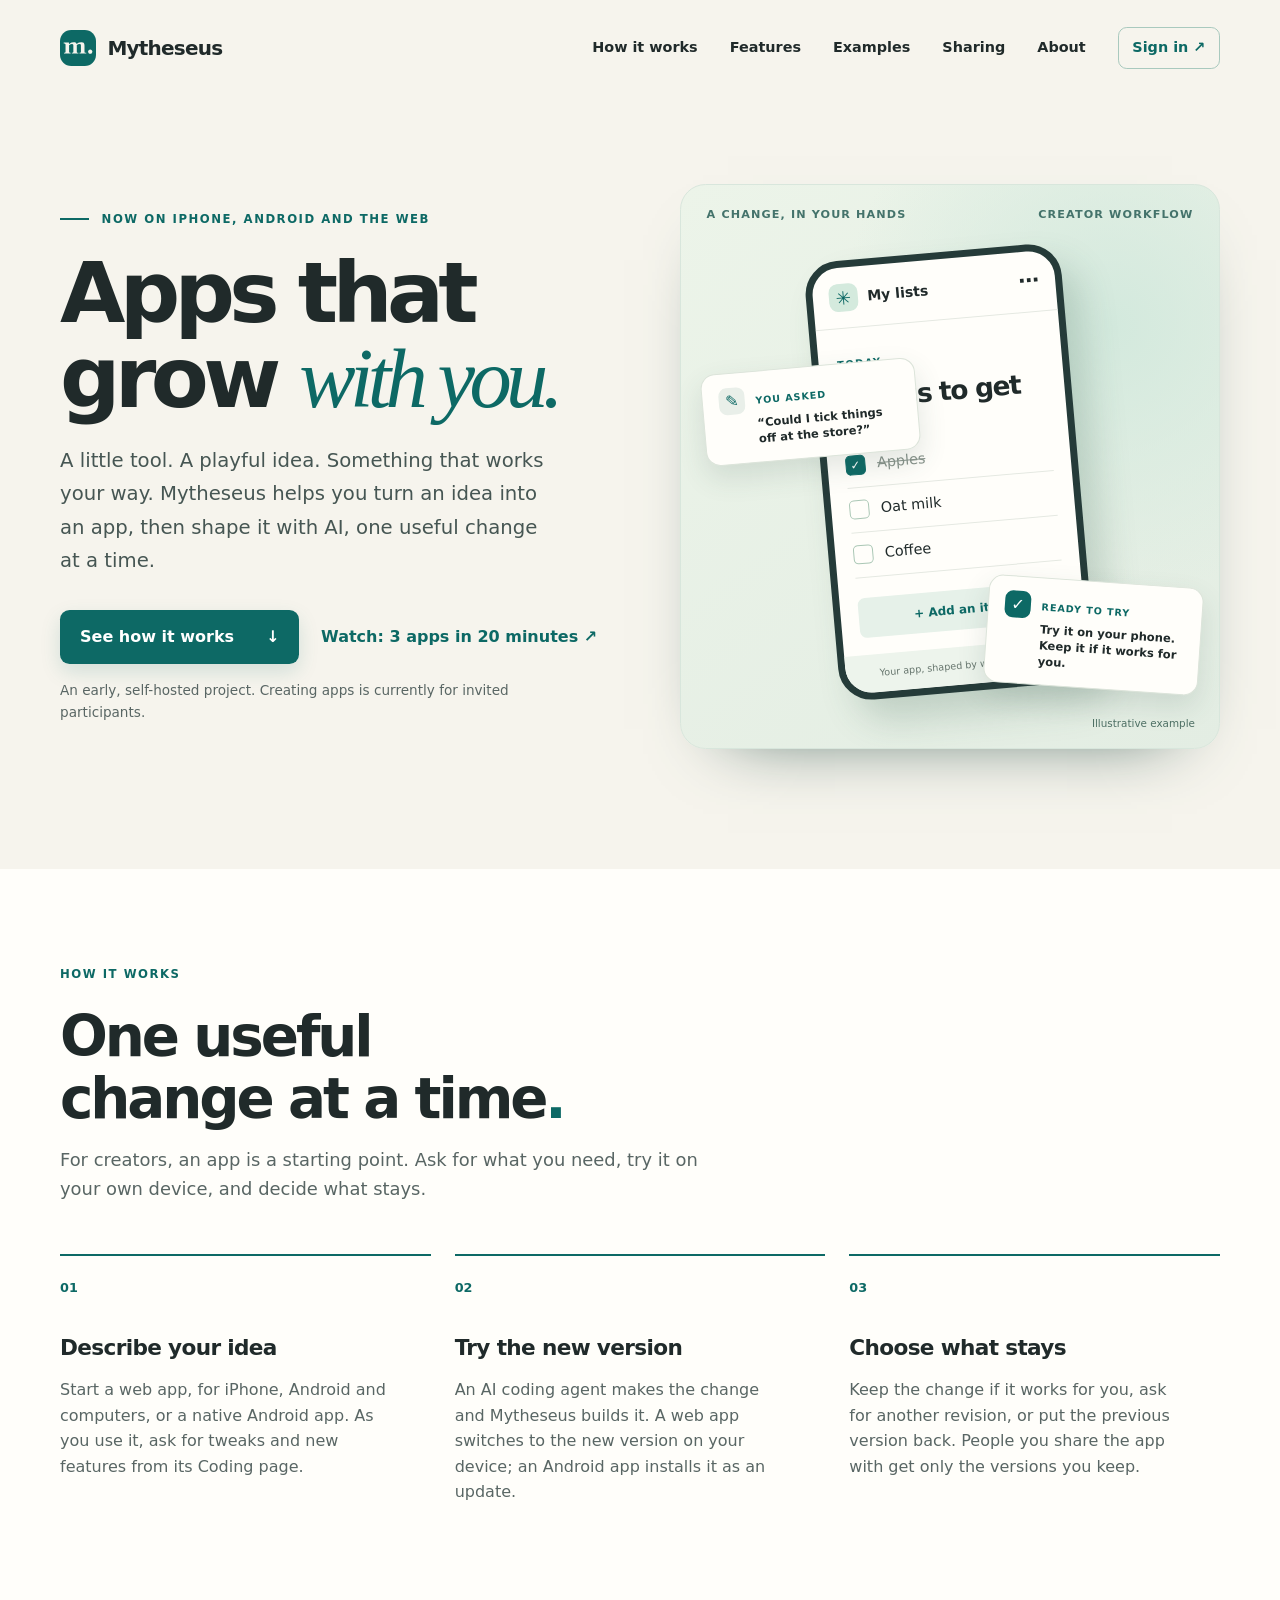
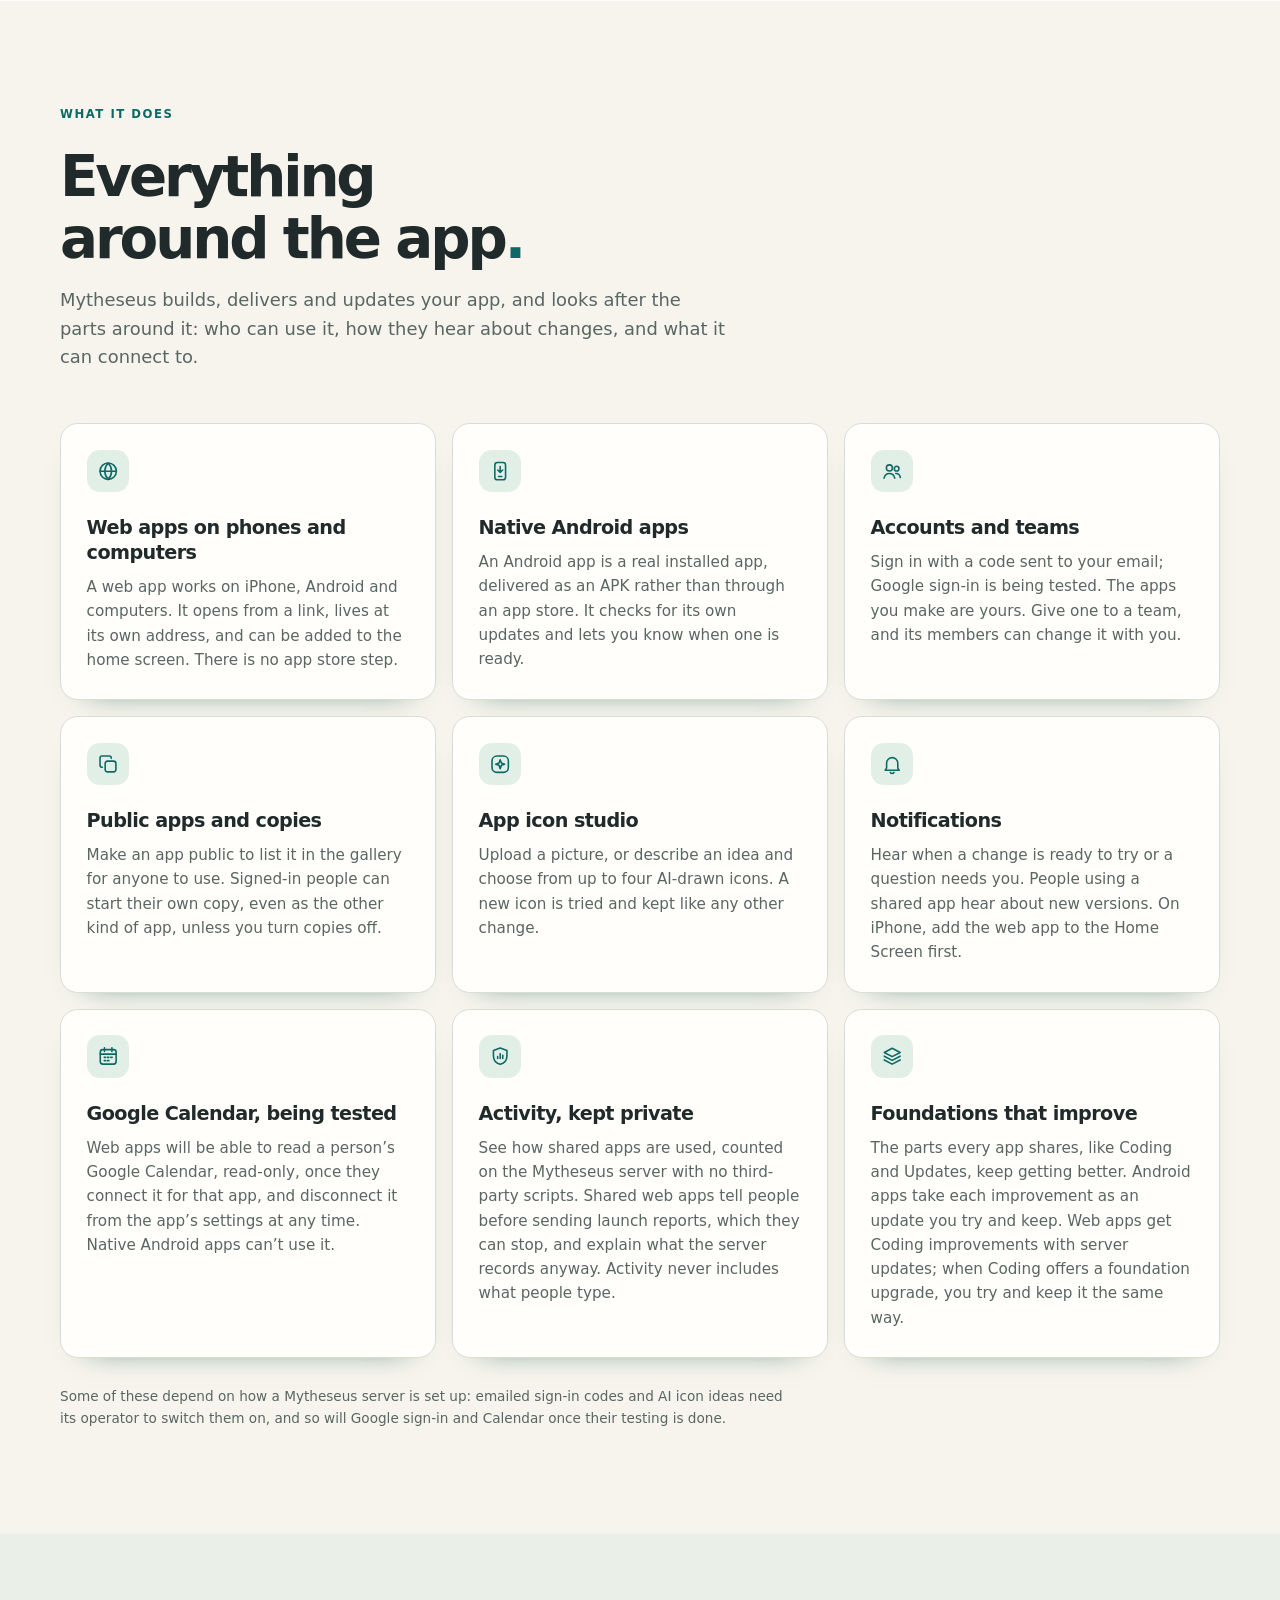
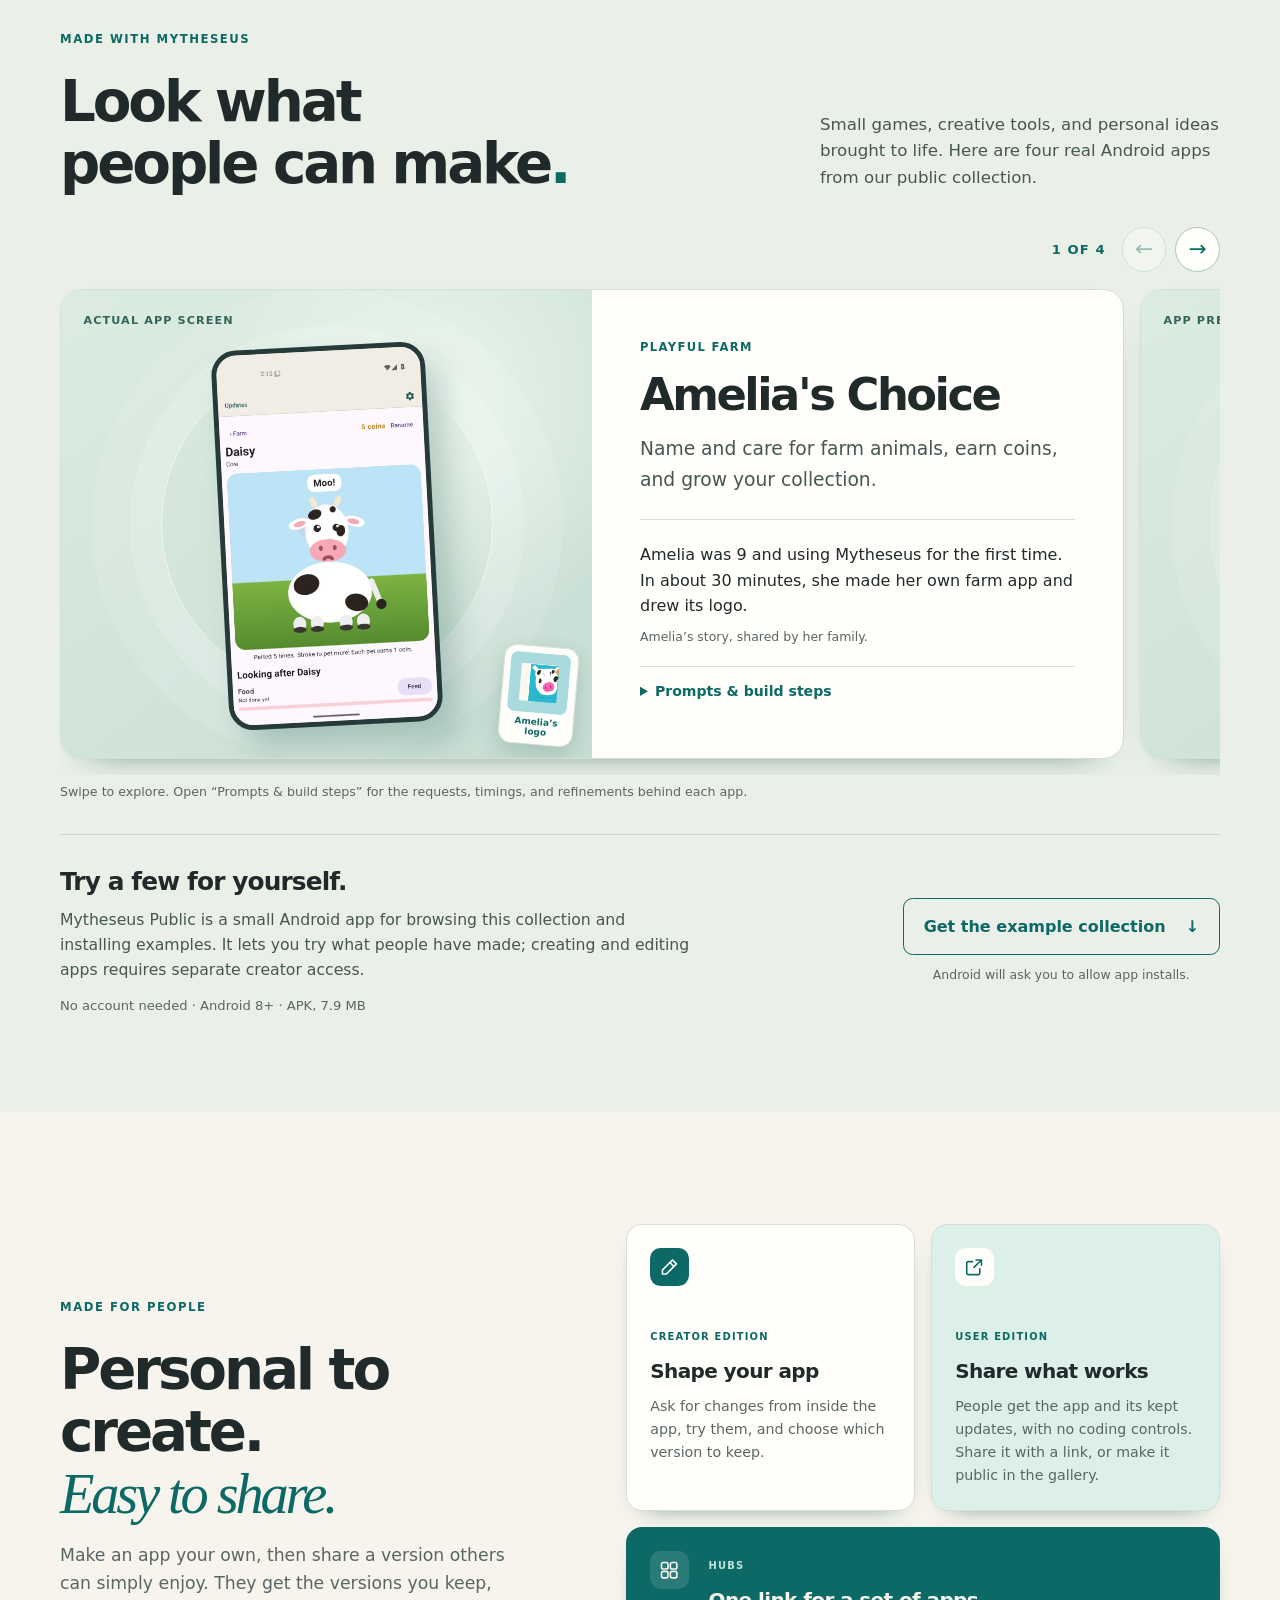
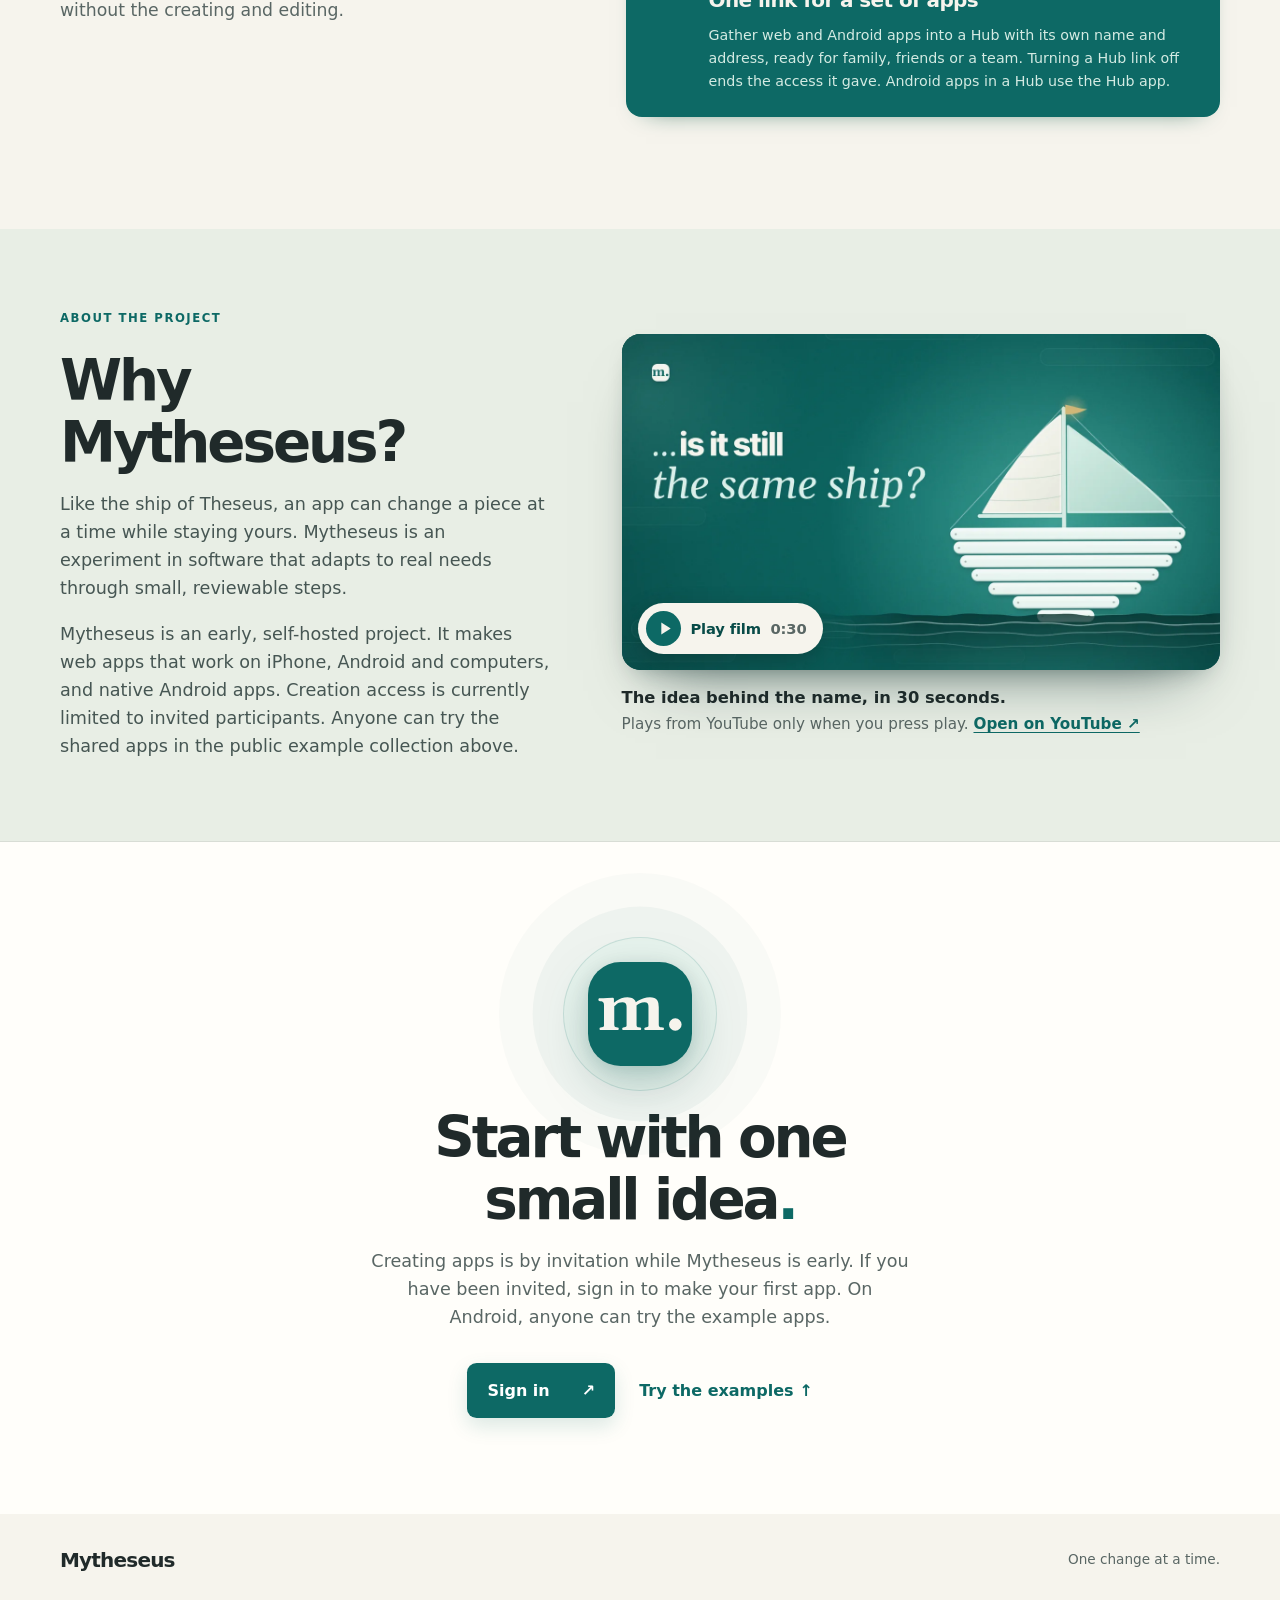
<file: site/index.html>
<!doctype html>
<html lang="en">
<head>
  <meta charset="utf-8">
  <meta name="viewport" content="width=device-width,initial-scale=1">
  <meta name="description" content="Turn an idea into an app and shape it with AI, one useful change at a time. Web apps for iPhone, Android and computers, native Android apps, and simple ways to share them.">
  <meta name="theme-color" content="#f6f4ed" media="(prefers-color-scheme: light)">
  <meta name="theme-color" content="#141311" media="(prefers-color-scheme: dark)">
  <meta name="color-scheme" content="light dark">
  <meta property="og:type" content="website">
  <meta property="og:site_name" content="Mytheseus">
  <meta property="og:url" content="https://mytheseus.com/">
  <meta property="og:title" content="Mytheseus — Apps that grow with you">
  <meta property="og:description" content="Personal apps for iPhone, Android and the web, shaped with AI one change at a time. See how Mytheseus works and try real apps people have made.">
  <meta property="og:image" content="https://mytheseus.com/assets/brand/og-card.png?v=421f9905f7c1421e">
  <meta property="og:image:width" content="1200">
  <meta property="og:image:height" content="630">
  <meta property="og:image:alt" content="The Mytheseus m. mark beside the words: Apps that grow with you.">
  <meta name="twitter:card" content="summary_large_image">
  <title>Mytheseus — Apps that grow with you</title>
  <link rel="canonical" href="https://mytheseus.com/">
  <link rel="icon" href="assets/brand/mark-32.png?v=cda996bf39dcf4b7" sizes="32x32" type="image/png">
  <link rel="icon" href="assets/brand/mark.svg" type="image/svg+xml">
  <link rel="apple-touch-icon" href="assets/brand/apple-touch-icon.png?v=3ce24ebae9d8134e">
  <style>img,video{max-width:100%;height:auto}</style>
  <link rel="stylesheet" href="styles.css?v=3baee36708fa815f">
  <script src="showcase.js?v=788e5cb45e92171c" defer></script>
  <script src="film.js?v=7a2a949a2ed2a302" defer></script>
</head>
<body>
<!-- brand:mark — the "m." tile, copied verbatim from brand/mark.svg (one source of truth; never redraw it here). -->
<svg class="sprite" width="0" height="0" aria-hidden="true" focusable="false">
  <symbol id="mytheseus-mark" viewBox="0 0 64 64"><rect width="64" height="64" rx="20" fill="#0d6965"/><path fill="#f6f4ed" d="M7.76 41.92Q7.42 41.92 7.25 41.62Q7.08 41.32 7.08 41.1Q7.08 40.44 7.74 40.36Q8.48 40.3 9.16 40.07Q9.85 39.84 9.85 39.28V26.39Q9.85 25.16 9.31 24.72Q8.77 24.28 8.08 24.2Q7.38 24.12 6.88 23.98Q6.68 23.88 6.54 23.72Q6.4 23.56 6.4 23.18Q6.4 22.94 6.52 22.63Q6.64 22.32 6.88 22.3Q9.63 22.18 11.92 22.11Q14.2 22.04 15.36 22.02Q15.52 22.02 15.72 22.18Q15.92 22.34 15.96 22.82V25.06Q16.38 24.6 17.6 23.8Q18.83 23 20.57 22.34Q22.3 21.68 24.28 21.68Q25.4 21.68 26.41 21.93Q27.43 22.18 28.23 22.85Q29.03 23.52 29.47 24.76Q30.12 24.26 31.37 23.54Q32.62 22.82 34.34 22.25Q36.07 21.68 38.13 21.68Q39.6 21.68 40.84 22.14Q42.08 22.6 42.81 23.88Q43.55 25.15 43.55 27.63V38.62Q43.55 39.48 43.98 39.82Q44.41 40.16 45 40.23Q45.59 40.3 46.09 40.36Q46.43 40.4 46.59 40.53Q46.75 40.66 46.75 41.1Q46.75 41.32 46.58 41.62Q46.41 41.92 46.06 41.92H35.35Q35.01 41.92 34.84 41.62Q34.67 41.32 34.67 41.1Q34.67 40.78 34.79 40.59Q34.91 40.4 35.29 40.36Q35.93 40.32 36.57 40.04Q37.21 39.76 37.21 39.28V27.73Q37.21 27.23 37.11 26.52Q37.01 25.81 36.52 25.27Q36.03 24.72 34.83 24.72Q33.28 24.72 32.01 25.38Q30.74 26.03 29.85 26.77Q29.87 26.97 29.87 27.19Q29.88 27.41 29.88 27.63V38.62Q29.88 39.48 30.22 39.82Q30.56 40.16 31.06 40.23Q31.56 40.3 32.06 40.36Q32.4 40.4 32.56 40.53Q32.72 40.66 32.72 41.1Q32.72 41.32 32.55 41.62Q32.38 41.92 32.04 41.92H21.72Q21.38 41.92 21.22 41.62Q21.05 41.32 21.05 41.1Q21.05 40.78 21.17 40.59Q21.29 40.4 21.66 40.36Q22.3 40.32 23.02 40.04Q23.74 39.76 23.74 39.28V27.73Q23.74 27.23 23.6 26.52Q23.46 25.81 22.92 25.27Q22.38 24.72 21.18 24.72Q19.91 24.72 18.99 25.13Q18.07 25.54 17.4 26.11Q16.74 26.69 16.16 27.21V38.62Q16.16 39.78 16.81 40.04Q17.45 40.3 18.19 40.36Q18.61 40.4 18.76 40.52Q18.91 40.64 18.91 41.1Q18.91 41.32 18.74 41.62Q18.57 41.92 18.23 41.92ZM49.86 38.4Q49.86 36.87 50.97 35.78Q52.07 34.69 53.71 34.69Q55.35 34.69 56.47 35.78Q57.6 36.87 57.6 38.4Q57.6 39.96 56.47 41.14Q55.35 42.32 53.71 42.32Q52.07 42.32 50.97 41.14Q49.86 39.96 49.86 38.4Z"/></symbol>
  <!-- /brand:mark -->
  <symbol id="i-globe" viewBox="0 0 24 24"><circle cx="12" cy="12" r="8.75"/><path d="M3.25 12h17.5M12 3.25c2.4 2.5 3.6 5.4 3.6 8.75s-1.2 6.25-3.6 8.75c-2.4-2.5-3.6-5.4-3.6-8.75S9.6 5.75 12 3.25z"/></symbol>
  <symbol id="i-phone" viewBox="0 0 24 24"><rect x="6.25" y="2.75" width="11.5" height="18.5" rx="2.75"/><path d="M12 7v6.25M9.4 10.7 12 13.3l2.6-2.6M10.25 17.75h3.5"/></symbol>
  <symbol id="i-people" viewBox="0 0 24 24"><circle cx="9" cy="8.5" r="3.25"/><path d="M3.25 19.5c.75-3.3 3-5 5.75-5s5 1.7 5.75 5"/><circle cx="16.75" cy="9.25" r="2.5"/><path d="M15.9 14.45c2.4-.2 4.3 1.3 4.85 4.3"/></symbol>
  <symbol id="i-copy" viewBox="0 0 24 24"><rect x="8.75" y="8.75" width="11.5" height="11.5" rx="2.5"/><path d="M15.25 5.75v-.5a2 2 0 0 0-2-2h-8a2 2 0 0 0-2 2v8a2 2 0 0 0 2 2h.5"/></symbol>
  <symbol id="i-sparkle" viewBox="0 0 24 24"><rect x="3.25" y="3.25" width="17.5" height="17.5" rx="5.25"/><path d="m12 7.25 1.25 3.5 3.5 1.25-3.5 1.25L12 16.75l-1.25-3.5-3.5-1.25 3.5-1.25z"/></symbol>
  <symbol id="i-bell" viewBox="0 0 24 24"><path d="M6 16.25V11a6 6 0 0 1 12 0v5.25l1.5 2.25h-15z"/><path d="M10 20.75a2.25 2.25 0 0 0 4 0"/></symbol>
  <symbol id="i-calendar" viewBox="0 0 24 24"><rect x="3.5" y="5" width="17" height="15.5" rx="2.75"/><path d="M3.5 9.75h17M8 3v4M16 3v4M7.75 13.25h1.5M11.25 13.25h1.5M14.75 13.25h1.5M7.75 16.75h1.5M11.25 16.75h1.5"/></symbol>
  <symbol id="i-shield" viewBox="0 0 24 24"><path d="M12 3.25 19.25 6v5.5c0 4.5-3 8-7.25 9.25C7.75 19.5 4.75 16 4.75 11.5V6z"/><path d="M9.25 14.5v-2M12 14.5v-5M14.75 14.5V11"/></symbol>
  <symbol id="i-layers" viewBox="0 0 24 24"><path d="m12 3.5 8.5 4.5-8.5 4.5L3.5 8z"/><path d="m3.5 12 8.5 4.5 8.5-4.5M3.5 16l8.5 4.5 8.5-4.5"/></symbol>
  <symbol id="i-pencil" viewBox="0 0 24 24"><path d="m15.5 4.25 4.25 4.25L9 19.25H4.75V15z"/><path d="m12.75 7 4.25 4.25"/></symbol>
  <symbol id="i-share" viewBox="0 0 24 24"><path d="M14 4.25h5.75V10M19.75 4.25l-8 8"/><path d="M18 13.75v4.25a2 2 0 0 1-2 2H6a2 2 0 0 1-2-2V8a2 2 0 0 1 2-2h4.25"/></symbol>
  <symbol id="i-grid" viewBox="0 0 24 24"><rect x="3.75" y="3.75" width="7" height="7" rx="2"/><rect x="13.25" y="3.75" width="7" height="7" rx="2"/><rect x="3.75" y="13.25" width="7" height="7" rx="2"/><rect x="13.25" y="13.25" width="7" height="7" rx="2"/></symbol>
</svg>
<a class="skip" href="#main">Skip to content</a>
<header class="wrap masthead">
  <a class="wordmark" href="#top" aria-label="Mytheseus home"><svg class="brand-mark" width="36" height="36" aria-hidden="true" focusable="false"><use href="#mytheseus-mark"/></svg><span>Mytheseus</span></a>
  <nav aria-label="Main navigation"><a href="#how-it-works">How it works</a><a href="#features">Features</a><a href="#examples">Examples</a><a href="#sharing">Sharing</a><a href="#about">About</a><a class="nav-signin" href="https://admin.mytheseus.com/admin">Sign in <span aria-hidden="true">↗</span></a></nav>
</header>
<main id="main">
  <section class="hero" id="top" aria-labelledby="headline"><div class="wrap hero-grid">
    <div class="intro">
      <p class="eyebrow"><span class="eyebrow-line" aria-hidden="true"></span> Now on iPhone, Android and the web</p>
      <h1 id="headline">Apps that grow <em>with you.</em></h1>
      <p class="lead">A little tool. A playful idea. Something that works your way. Mytheseus helps you turn an idea into an app, then shape it with AI, one useful change at a time.</p>
      <div class="hero-actions"><a class="button" href="#how-it-works">See how it works <span aria-hidden="true">↓</span></a><a class="text-link" href="https://www.youtube.com/watch?v=L11BCMz5Omc">Watch: 3 apps in 20 minutes <span aria-hidden="true">↗</span></a></div>
      <p class="hero-note">An early, self-hosted project. Creating apps is currently for invited participants.</p>
    </div>
    <div class="illustration" role="img" aria-label="Illustration: someone asks their list app for a way to tick things off at the store, and the change is ready to try.">
      <div class="illustration-caption">A change, in your hands <span>Creator workflow</span></div>
      <div class="phone">
        <div class="phone-top"><span class="phone-app-mark" aria-hidden="true">✳</span><span>My lists</span><span class="phone-menu" aria-hidden="true">⋯</span></div>
        <div class="phone-body">
          <span class="screen-label">TODAY</span>
          <h2>Things to get</h2>
          <div class="list-row"><span class="check done" aria-hidden="true">✓</span><span class="crossed">Apples</span></div>
          <div class="list-row"><span class="check" aria-hidden="true"></span><span>Oat milk</span></div>
          <div class="list-row"><span class="check" aria-hidden="true"></span><span>Coffee</span></div>
          <div class="phone-action" aria-hidden="true">+ Add an item</div>
        </div>
        <div class="phone-footer">Your app, shaped by what you need.</div>
      </div>
      <div class="request-card"><span class="request-icon" aria-hidden="true">✎</span><div><span class="card-kicker">You asked</span><p>“Could I tick things off at the store?”</p></div></div>
      <div class="trial-card"><span class="trial-icon" aria-hidden="true">✓</span><div><span class="card-kicker">Ready to try</span><p>Try it on your phone. Keep it if it works for you.</p></div></div>
      <p class="illustration-note">Illustrative example</p>
    </div>
  </div></section>
  <section class="process" id="how-it-works" aria-labelledby="process-title"><div class="wrap">
    <div class="section-head"><p class="eyebrow">HOW IT WORKS</p><h2 id="process-title">One useful change at a time<span class="stop">.</span></h2><p>For creators, an app is a starting point. Ask for what you need, try it on your own device, and decide what stays.</p></div>
    <ol class="steps">
      <li><span class="number">01</span><h3>Describe your idea</h3><p>Start a web app, for iPhone, Android and computers, or a native Android app. As you use it, ask for tweaks and new features from its Coding page.</p></li>
      <li><span class="number">02</span><h3>Try the new version</h3><p>An AI coding agent makes the change and Mytheseus builds it. A web app switches to the new version on your device; an Android app installs it as an update.</p></li>
      <li><span class="number">03</span><h3>Choose what stays</h3><p>Keep the change if it works for you, ask for another revision, or put the previous version back. People you share the app with get only the versions you keep.</p></li>
    </ol>
  </div></section>
  <section class="features" id="features" aria-labelledby="features-title"><div class="wrap">
    <div class="section-head"><p class="eyebrow">WHAT IT DOES</p><h2 id="features-title">Everything around the app<span class="stop">.</span></h2><p>Mytheseus builds, delivers and updates your app, and looks after the parts around it: who can use it, how they hear about changes, and what it can connect to.</p></div>
    <ul class="feature-grid">
      <li class="feature"><span class="feature-icon"><svg width="22" height="22" aria-hidden="true" focusable="false"><use href="#i-globe"/></svg></span><h3>Web apps on phones and computers</h3><p>A web app works on iPhone, Android and computers. It opens from a link, lives at its own address, and can be added to the home screen. There is no app store step.</p></li>
      <li class="feature"><span class="feature-icon"><svg width="22" height="22" aria-hidden="true" focusable="false"><use href="#i-phone"/></svg></span><h3>Native Android apps</h3><p>An Android app is a real installed app, delivered as an APK rather than through an app store. It checks for its own updates and lets you know when one is ready.</p></li>
      <li class="feature"><span class="feature-icon"><svg width="22" height="22" aria-hidden="true" focusable="false"><use href="#i-people"/></svg></span><h3>Accounts and teams</h3><p>Sign in with a code sent to your email; Google sign-in is being tested. The apps you make are yours. Give one to a team, and its members can change it with you.</p></li>
      <li class="feature"><span class="feature-icon"><svg width="22" height="22" aria-hidden="true" focusable="false"><use href="#i-copy"/></svg></span><h3>Public apps and copies</h3><p>Make an app public to list it in the gallery for anyone to use. Signed-in people can start their own copy, even as the other kind of app, unless you turn copies off.</p></li>
      <li class="feature"><span class="feature-icon"><svg width="22" height="22" aria-hidden="true" focusable="false"><use href="#i-sparkle"/></svg></span><h3>App icon studio</h3><p>Upload a picture, or describe an idea and choose from up to four AI-drawn icons. A new icon is tried and kept like any other change.</p></li>
      <li class="feature"><span class="feature-icon"><svg width="22" height="22" aria-hidden="true" focusable="false"><use href="#i-bell"/></svg></span><h3>Notifications</h3><p>Hear when a change is ready to try or a question needs you. People using a shared app hear about new versions. On iPhone, add the web app to the Home Screen first.</p></li>
      <li class="feature"><span class="feature-icon"><svg width="22" height="22" aria-hidden="true" focusable="false"><use href="#i-calendar"/></svg></span><h3>Google Calendar, being tested</h3><p>Web apps will be able to read a person’s Google Calendar, read-only, once they connect it for that app, and disconnect it from the app’s settings at any time. Native Android apps can’t use it.</p></li>
      <li class="feature"><span class="feature-icon"><svg width="22" height="22" aria-hidden="true" focusable="false"><use href="#i-shield"/></svg></span><h3>Activity, kept private</h3><p>See how shared apps are used, counted on the Mytheseus server with no third-party scripts. Shared web apps tell people before sending launch reports, which they can stop, and explain what the server records anyway. Activity never includes what people type.</p></li>
      <li class="feature"><span class="feature-icon"><svg width="22" height="22" aria-hidden="true" focusable="false"><use href="#i-layers"/></svg></span><h3>Foundations that improve</h3><p>The parts every app shares, like Coding and Updates, keep getting better. Android apps take each improvement as an update you try and keep. Web apps get Coding improvements with server updates; when Coding offers a foundation upgrade, you try and keep it the same way.</p></li>
    </ul>
    <p class="feature-note">Some of these depend on how a Mytheseus server is set up: emailed sign-in codes and AI icon ideas need its operator to switch them on, and so will Google sign-in and Calendar once their testing is done.</p>
  </div></section>
  <section class="catalog" id="examples" aria-labelledby="examples-title"><div class="wrap">
    <div class="catalog-head"><div><p class="eyebrow">MADE WITH MYTHESEUS</p><h2 id="examples-title">Look what people can make<span class="stop">.</span></h2></div><p>Small games, creative tools, and personal ideas brought to life. Here are four real Android apps from our public collection.</p></div>
    <div class="showcase-shell">
      <div class="showcase-controls" data-showcase-controls hidden><span class="showcase-count" data-showcase-count aria-live="polite">1 of 4</span><div class="showcase-buttons"><button type="button" data-showcase-prev aria-controls="showcase-track" aria-label="Previous app">←</button><button type="button" data-showcase-next aria-controls="showcase-track" aria-label="Next app">→</button></div></div>
      <div class="showcase-track" id="showcase-track" data-showcase-track tabindex="0" role="region" aria-label="App examples. Swipe, scroll, or use arrow keys to explore.">
        <article class="showcase-slide" data-showcase-slide aria-label="Example 1 of 4: Amelia&#x27;s Choice"><div class="showcase-media"><span class="showcase-media-label">Actual app screen</span><figure class="showcase-device"><img src="assets/amelia.webp?v=8ebc7cbb2e67f4e0" alt="Amelia’s Choice screen showing Daisy the cow saying Moo and care controls" loading="lazy" width="720" height="1280"></figure><div class="showcase-original-mark" aria-label="Logo drawn by Amelia"><div class="catalog-art"><img class="catalog-icon" src="assets/amelia-icon.png?v=77487d9a34a25813" alt=""></div><span>Amelia’s logo</span></div></div><div class="showcase-copy"><p class="showcase-kind">Playful farm</p><h3>Amelia&#x27;s Choice</h3><p class="showcase-description">Name and care for farm animals, earn coins, and grow your collection.</p><p class="showcase-story">Amelia was 9 and using Mytheseus for the first time. In about 30 minutes, she made her own farm app and drew its logo.<span class="story-credit">Amelia’s story, shared by her family.</span></p><details class="showcase-history"><summary>Prompts &amp; build steps</summary><p class="history-intro">Original prompt and selected later requests. Apps begin with a blank Mytheseus starter. Each time covers submission to the first test build, including retries and waiting.</p><ol class="history-steps"><li><div class="history-step"><strong>First farm build</strong><time datetime="PT13M8S">13m 08s</time></div><p class="history-prompt-label">Original prompt</p><blockquote>“make an app that you can pet cows pigs and all the other animals that are on our farm and also maintain them.”</blockquote></li><li><div class="history-step"><strong>Earn coins for new animals</strong><time datetime="PT2M43S">2m 43s</time></div><blockquote>“when you pet the other animals you get money and that money makes you pay for the the new animals”</blockquote></li><li><div class="history-step"><strong>Later: more farms</strong><time datetime="PT3M1S">3m 01s</time></div><blockquote>“I want to be able to make a new farm and have like different farms if you know what I mean.”</blockquote></li></ol><p class="history-note">The extra farms were added later, beyond Amelia’s first half-hour session.</p></details></div></article>
        <article class="showcase-slide" data-showcase-slide aria-label="Example 2 of 4: Campfire Roast"><div class="showcase-media"><span class="showcase-media-label">App preview</span><figure class="showcase-device"><video id="preview-campfire" controls playsinline preload="none" poster="assets/campfire.webp?v=bdd445089912da83" loop aria-label="Watch Campfire app preview" aria-describedby="campfire-video-description"><source src="assets/campfire.mp4?v=c3b213e18d615fd6" type="video/mp4">Your browser cannot play this app preview.</video><button class="preview-play" type="button" data-preview-play aria-controls="preview-campfire" aria-label="Play Campfire preview" hidden><span aria-hidden="true">▶</span></button><figcaption class="visually-hidden" id="campfire-video-description">Silent gameplay: flames flicker beneath a marshmallow as it moves toward the fire, turns, and is pulled away.</figcaption></figure></div><div class="showcase-copy"><p class="showcase-kind">Campfire game</p><h3>Campfire Roast</h3><p class="showcase-catalog-name">Listed as firepit in the collection</p><p class="showcase-description">Roast marshmallows to order, flip them at the right moment, and aim for a new best score.</p><p class="showcase-story">A simple idea became a game of timing: golden marshmallows, dancing flames, and one more try.</p><details class="showcase-history"><summary>Prompts &amp; build steps</summary><p class="history-intro">Original prompt and selected later requests. Apps begin with a blank Mytheseus starter. Each time covers submission to the first test build, including retries and waiting.</p><ol class="history-steps"><li><div class="history-step"><strong>First marshmallow game</strong><time datetime="PT8M55S">8m 55s</time></div><p class="history-prompt-label">Original prompt</p><blockquote>“create a campfire game where you have to roast the marshmallow perfectly if you go to close it burns I really want a cool burning animation when you mess up have points and levels and make it a good game bro”</blockquote><p>Then refined with two rounds of feedback.</p></li><li><div class="history-step"><strong>Make it daytime</strong><time datetime="PT2M55S">2m 55s</time></div><blockquote>“make it daytime”</blockquote></li><li><div class="history-step"><strong>Let people choose</strong><time datetime="PT3M2S">3m 02s</time></div><blockquote>“go back to nighttime. but let the user select between both.”</blockquote></li></ol><p class="history-note">Each version was tried before the next change was requested.</p></details></div></article>
        <article class="showcase-slide" data-showcase-slide aria-label="Example 3 of 4: duckies"><div class="showcase-media"><span class="showcase-media-label">App preview</span><figure class="showcase-device"><video id="preview-duckies" controls playsinline preload="none" poster="assets/duckies.webp?v=5df336da626911a8" loop aria-label="Watch duckies app preview" aria-describedby="duckies-video-description"><source src="assets/duckies.mp4?v=edea4f87f4a8ec25" type="video/mp4">Your browser cannot play this app preview.</video><button class="preview-play" type="button" data-preview-play aria-controls="preview-duckies" aria-label="Play Duckies preview" hidden><span aria-hidden="true">▶</span></button><figcaption class="visually-hidden" id="duckies-video-description">Silent gameplay: a shipping container full of yellow rubber ducks shakes while the viewpoint rotates around it.</figcaption></figure></div><div class="showcase-copy"><p class="showcase-kind">3D play space</p><h3>duckies</h3><p class="showcase-description">Pour and shake objects in a 3D container, then explore how they settle.</p><p class="showcase-story">An ambitious 3D idea, built through several revisions. Start with rubber ducks, change the container, and shake things up.</p><details class="showcase-history"><summary>Prompts &amp; build steps</summary><p class="history-intro">Original prompt and selected later requests. Apps begin with a blank Mytheseus starter. Each time covers submission to the first test build, including retries and waiting.</p><ol class="history-steps"><li><div class="history-step"><strong>First 3D version</strong><time datetime="PT1H24M26S">1h 24m</time></div><p class="history-prompt-label">Original prompt</p><blockquote>“ok I was asked how many rubber duckies can fit in a 40 foot shipping container. I don&#x27;t buy the answer they gave (and estimate based on volume). but I think they didn&#x27;t think at all about packing of said duckies.... I want you to actually do it. build a 3d simulation of dumping rubber duckies into the shipping container. this should have real physics. features I want: - good quality and real physics and looks good - would be nice to choose different objects AND containers to play/test.”</blockquote><p>Elapsed time includes two 40-minute timeouts and a nudge to resume.</p></li><li><div class="history-step"><strong>Update the icon</strong><time datetime="PT54S">54s</time></div><p>From submitting the chosen icon to a ready test build; excludes creating or choosing the artwork.</p></li><li><div class="history-step"><strong>Shake the actual phone</strong><time datetime="PT2M22S">2m 22s</time></div><blockquote>“I want to be able to shake it by shaking my actual phone”</blockquote></li></ol></details></div></article>
        <article class="showcase-slide" data-showcase-slide aria-label="Example 4 of 4: Draw a widget"><div class="showcase-media"><span class="showcase-media-label">Actual app screen</span><figure class="showcase-device"><img src="assets/draw.webp?v=1ece2ef2fe9ee538" alt="Draw a widget screen showing a mountain and sun drawing" loading="lazy" width="720" height="1280"></figure></div><div class="showcase-copy"><p class="showcase-kind">Creative tool</p><h3>Draw a widget</h3><p class="showcase-description">Make and save drawings, then put your artwork on your Android home screen.</p><p class="showcase-story">A little creative tool for making your phone feel like yours, from a drawing to a home-screen widget.</p><details class="showcase-history"><summary>Prompts &amp; build steps</summary><p class="history-intro">Original prompt and selected later requests. Apps begin with a blank Mytheseus starter. Each time covers submission to the first test build, including retries and waiting.</p><ol class="history-steps"><li><div class="history-step"><strong>Drawing + home-screen widget</strong><time datetime="PT12M23S">12m 23s</time></div><p class="history-prompt-label">Original prompt</p><blockquote>“in the app I want to simply be able to do a simple drawing and then save it perhaps I can have you know a library or multiple of them and then the main feature is that I can add those drawings that I&#x27;ve created and save as widgets to my Android like home screen desktop”</blockquote></li></ol></details></div></article>
      </div>
      <p class="showcase-hint">Swipe to explore. Open “Prompts &amp; build steps” for the requests, timings, and refinements behind each app.</p>
    </div>
    <div class="catalog-try" aria-labelledby="try-title">
      <div class="catalog-try-copy"><h3 id="try-title">Try a few for yourself.</h3><p>Mytheseus Public is a small Android app for browsing this collection and installing examples. It lets you try what people have made; creating and editing apps requires separate creator access.</p><p class="try-meta">No account needed · Android 8+ · APK, 7.9 MB</p></div>
      <div class="catalog-try-action"><a class="button button-outline" href="downloads/mytheseus-public.apk" download>Get the example collection <span aria-hidden="true">↓</span></a><p>Android will ask you to allow app installs.</p></div>
    </div>
  </div></section>
  <section class="wrap sharing" id="sharing" aria-labelledby="sharing-title">
    <div class="sharing-intro"><p class="eyebrow">MADE FOR PEOPLE</p><h2 id="sharing-title">Personal to create.<br><em>Easy to share.</em></h2><p>Make an app your own, then share a version others can simply enjoy. They get the versions you keep, without the creating and editing.</p></div>
    <div class="edition-cards edition-cards-3" aria-label="Ways to share">
      <div class="edition-card creator"><span class="edition-icon"><svg width="22" height="22" aria-hidden="true" focusable="false"><use href="#i-pencil"/></svg></span><span class="edition-label">CREATOR EDITION</span><h3>Shape your app</h3><p>Ask for changes from inside the app, try them, and choose which version to keep.</p></div>
      <div class="edition-card user"><span class="edition-icon"><svg width="22" height="22" aria-hidden="true" focusable="false"><use href="#i-share"/></svg></span><span class="edition-label">USER EDITION</span><h3>Share what works</h3><p>People get the app and its kept updates, with no coding controls. Share it with a link, or make it public in the gallery.</p></div>
      <div class="edition-card hub"><span class="edition-icon"><svg width="22" height="22" aria-hidden="true" focusable="false"><use href="#i-grid"/></svg></span><div><span class="edition-label">HUBS</span><h3>One link for a set of apps</h3><p>Gather web and Android apps into a Hub with its own name and address, ready for family, friends or a team. Turning a Hub link off ends the access it gave. Android apps in a Hub use the Hub app.</p></div></div>
    </div>
  </section>
  <section class="about" id="about" aria-labelledby="about-title"><div class="wrap about-grid about-grid-film">
    <div class="about-copy"><p class="eyebrow">ABOUT THE PROJECT</p><h2 id="about-title">Why Mytheseus?</h2><p>Like the ship of Theseus, an app can change a piece at a time while staying yours. Mytheseus is an experiment in software that adapts to real needs through small, reviewable steps.</p><p>Mytheseus is an early, self-hosted project. It makes web apps that work on iPhone, Android and computers, and native Android apps. Creation access is currently limited to invited participants. Anyone can try the shared apps in the public example collection above.</p></div>
    <figure class="film" data-film>
      <a class="film-frame" href="https://youtu.be/vZzN8GCEsWk" data-film-link aria-label="Play the 30-second film about the idea behind Mytheseus (YouTube)" aria-describedby="film-note"><img src="assets/film-theseus.webp?v=c211a19bde45f8e8" alt="A sailing ship built from stacked planks beside the question: is it still the same ship?" width="1280" height="720" loading="lazy"><span class="film-play"><svg viewBox="0 0 24 24" aria-hidden="true" focusable="false"><path d="M8.5 5.6v12.8L18.6 12z"/></svg><span>Play film</span><span class="film-length">0:30</span></span></a>
      <figcaption id="film-note"><strong>The idea behind the name, in 30 seconds.</strong><span>Plays from YouTube only when you press play. <a href="https://youtu.be/vZzN8GCEsWk">Open on YouTube <span aria-hidden="true">↗</span></a></span></figcaption>
    </figure>
  </div></section>
  <section class="signoff" aria-labelledby="signoff-title"><div class="wrap signoff-inner">
    <div class="signoff-emblem"><svg class="signoff-mark" width="104" height="104" aria-hidden="true" focusable="false"><use href="#mytheseus-mark"/></svg></div>
    <h2 id="signoff-title">Start with one small idea<span class="stop">.</span></h2>
    <p>Creating apps is by invitation while Mytheseus is early. If you have been invited, sign in to make your first app. On Android, anyone can try the example apps.</p>
    <div class="signoff-actions"><a class="button" href="https://admin.mytheseus.com/admin">Sign in <span aria-hidden="true">↗</span></a><a class="text-link" href="#examples">Try the examples <span aria-hidden="true">↑</span></a></div>
  </div></section>
</main>
<footer class="wrap footer"><a class="wordmark" href="#top" aria-label="Mytheseus, back to top"><span>Mytheseus</span></a><span>One change at a time.</span></footer>
</body>
</html>
</file>
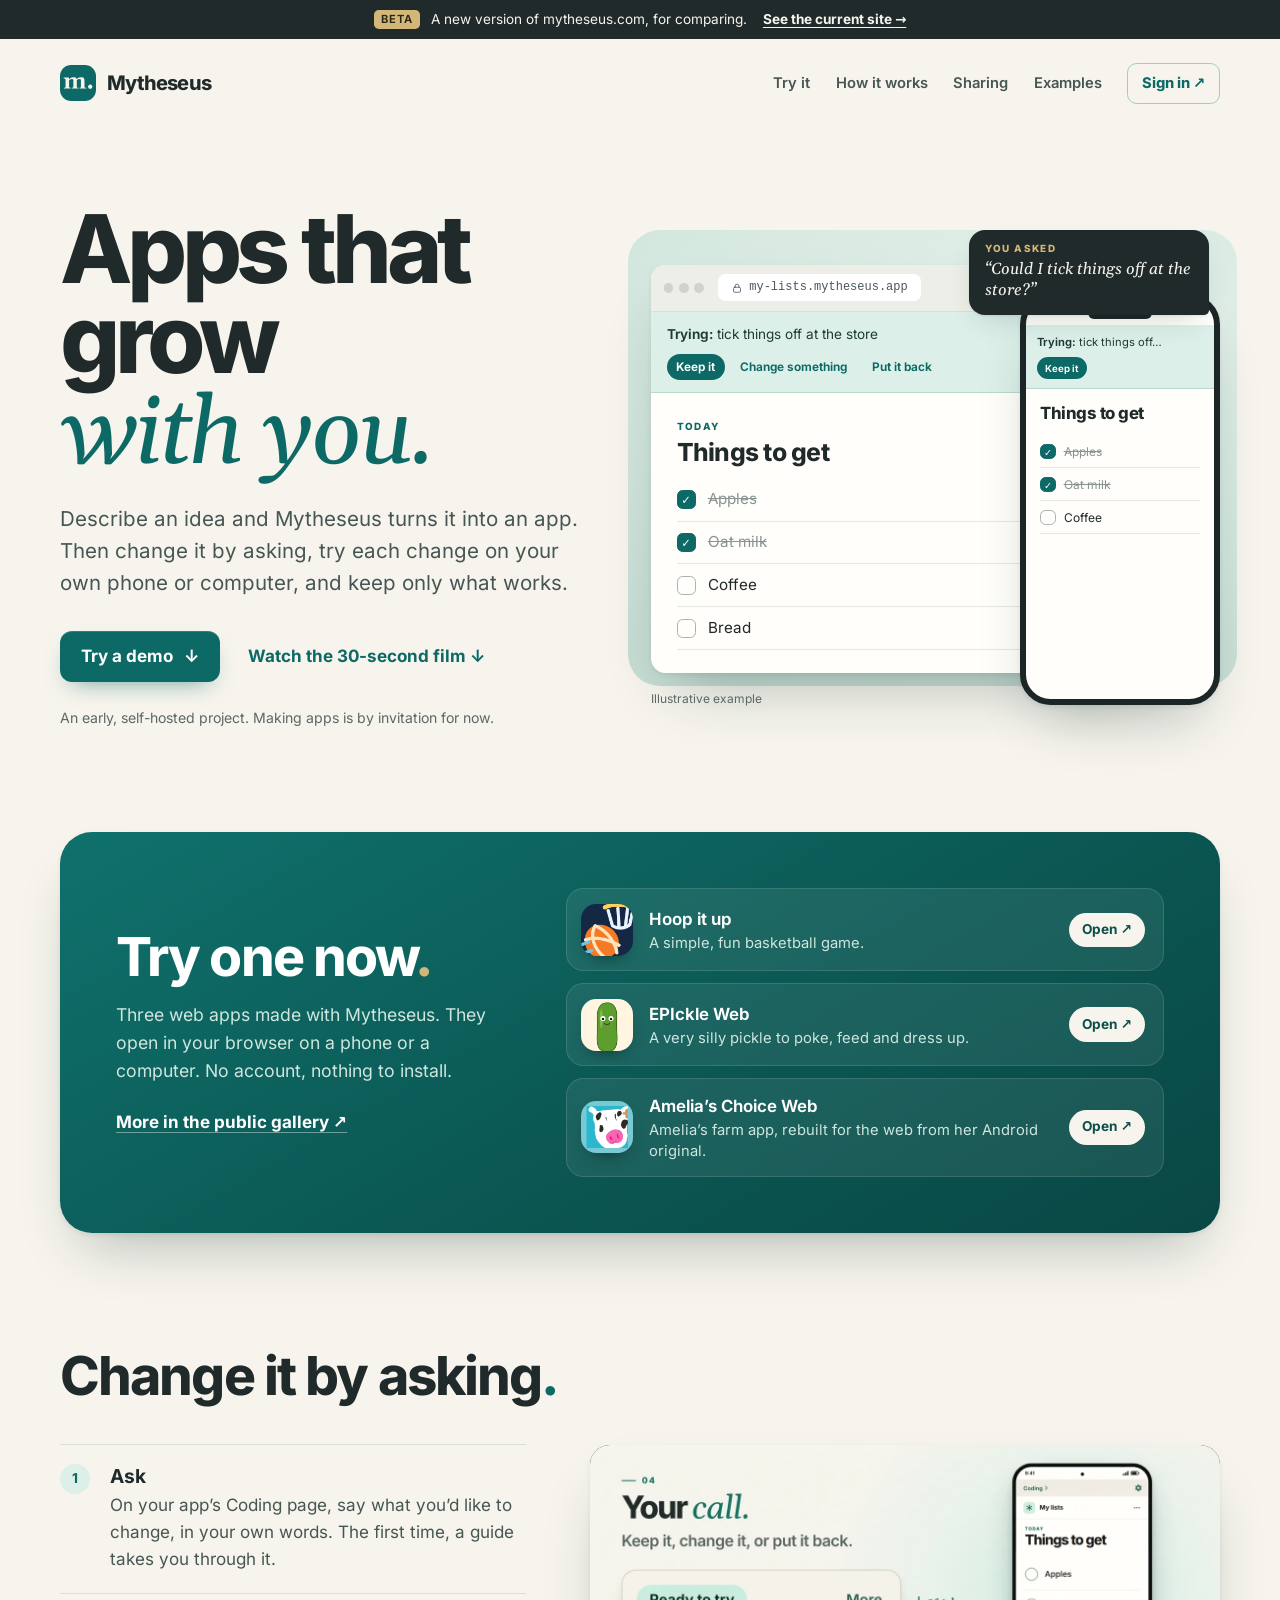
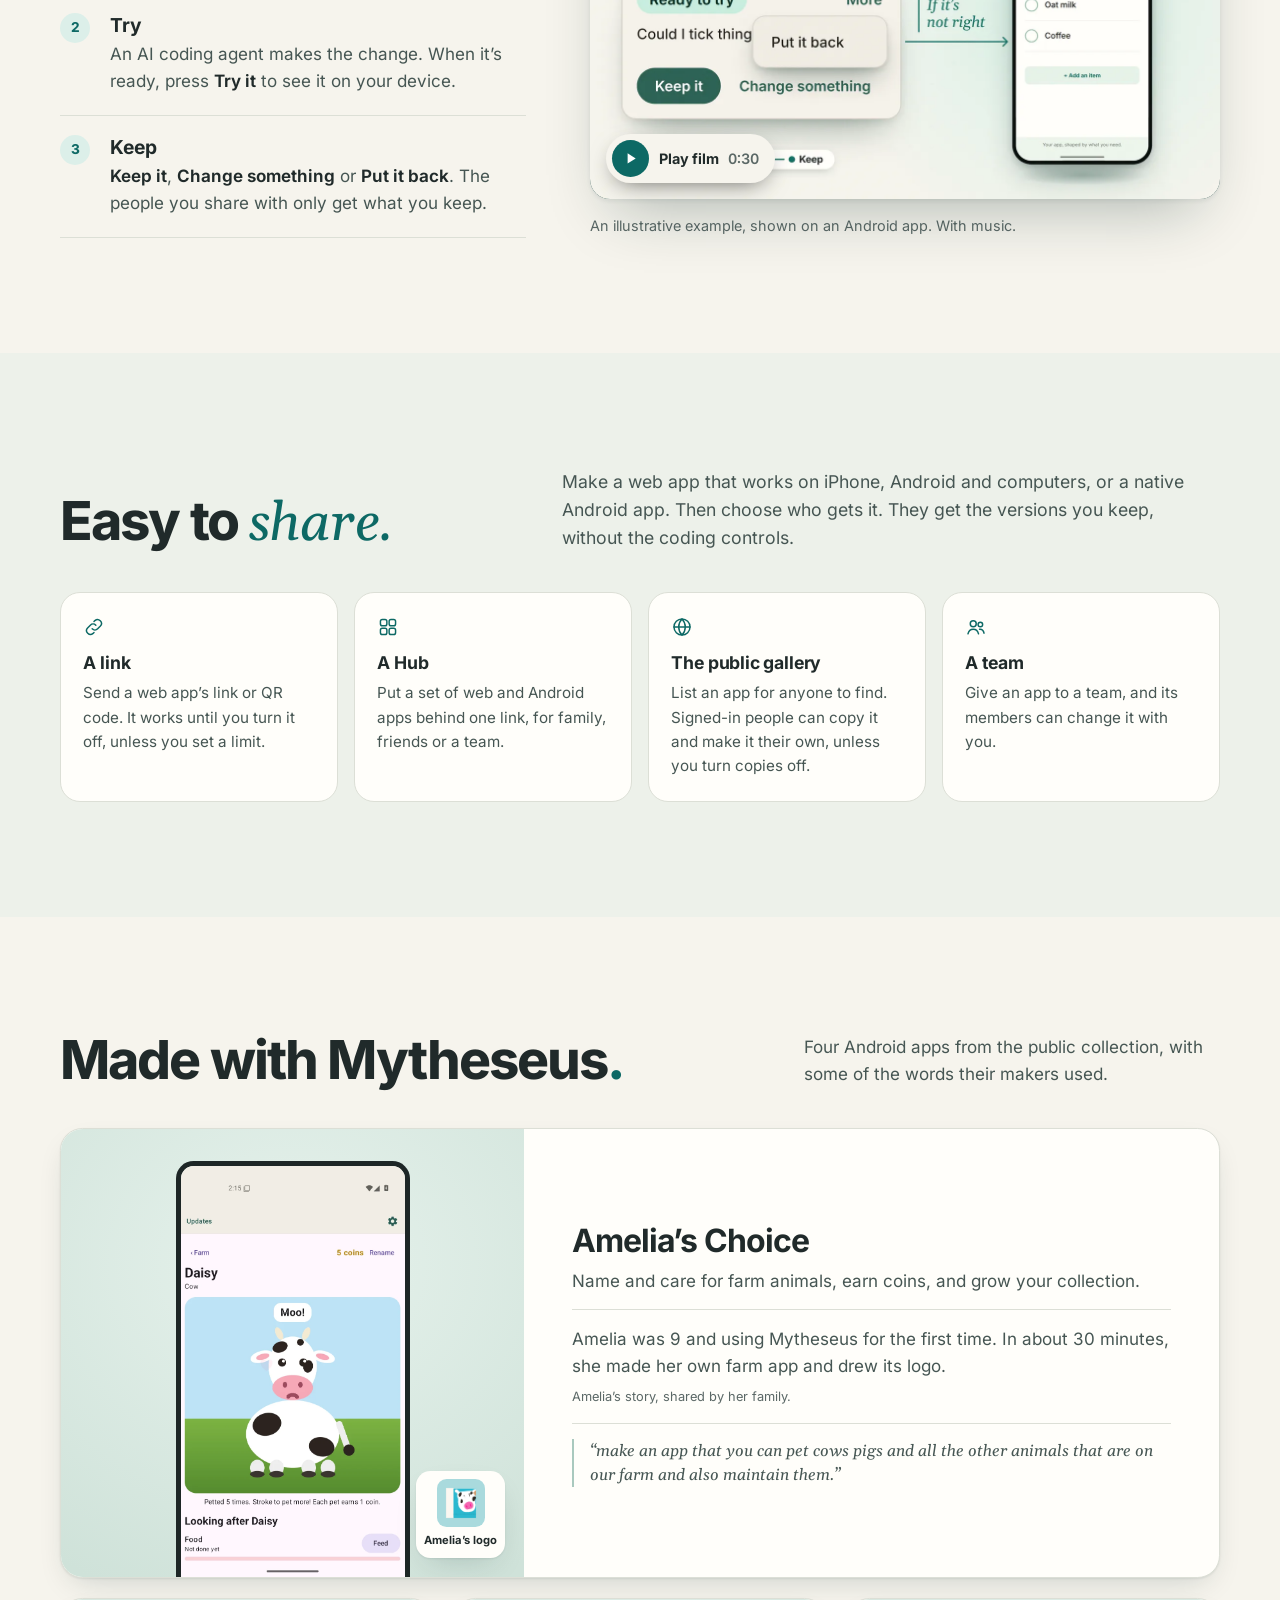
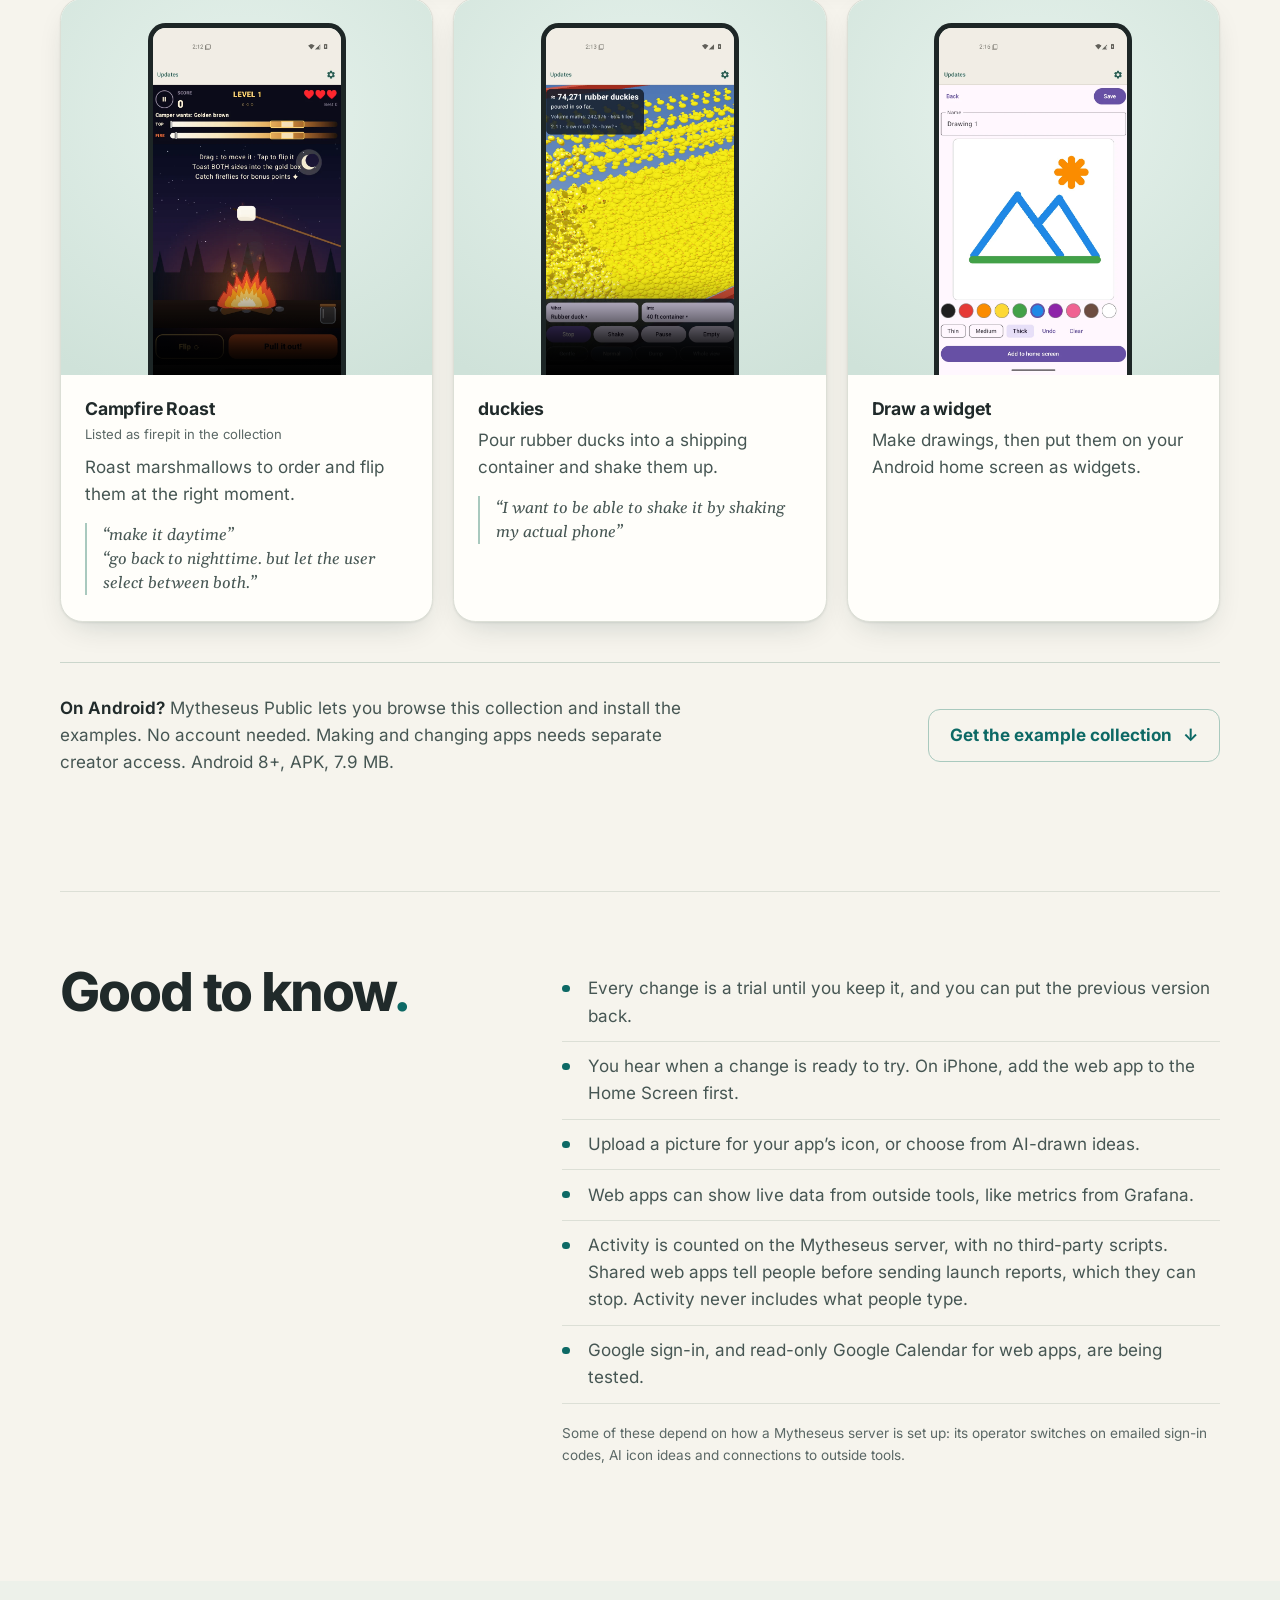
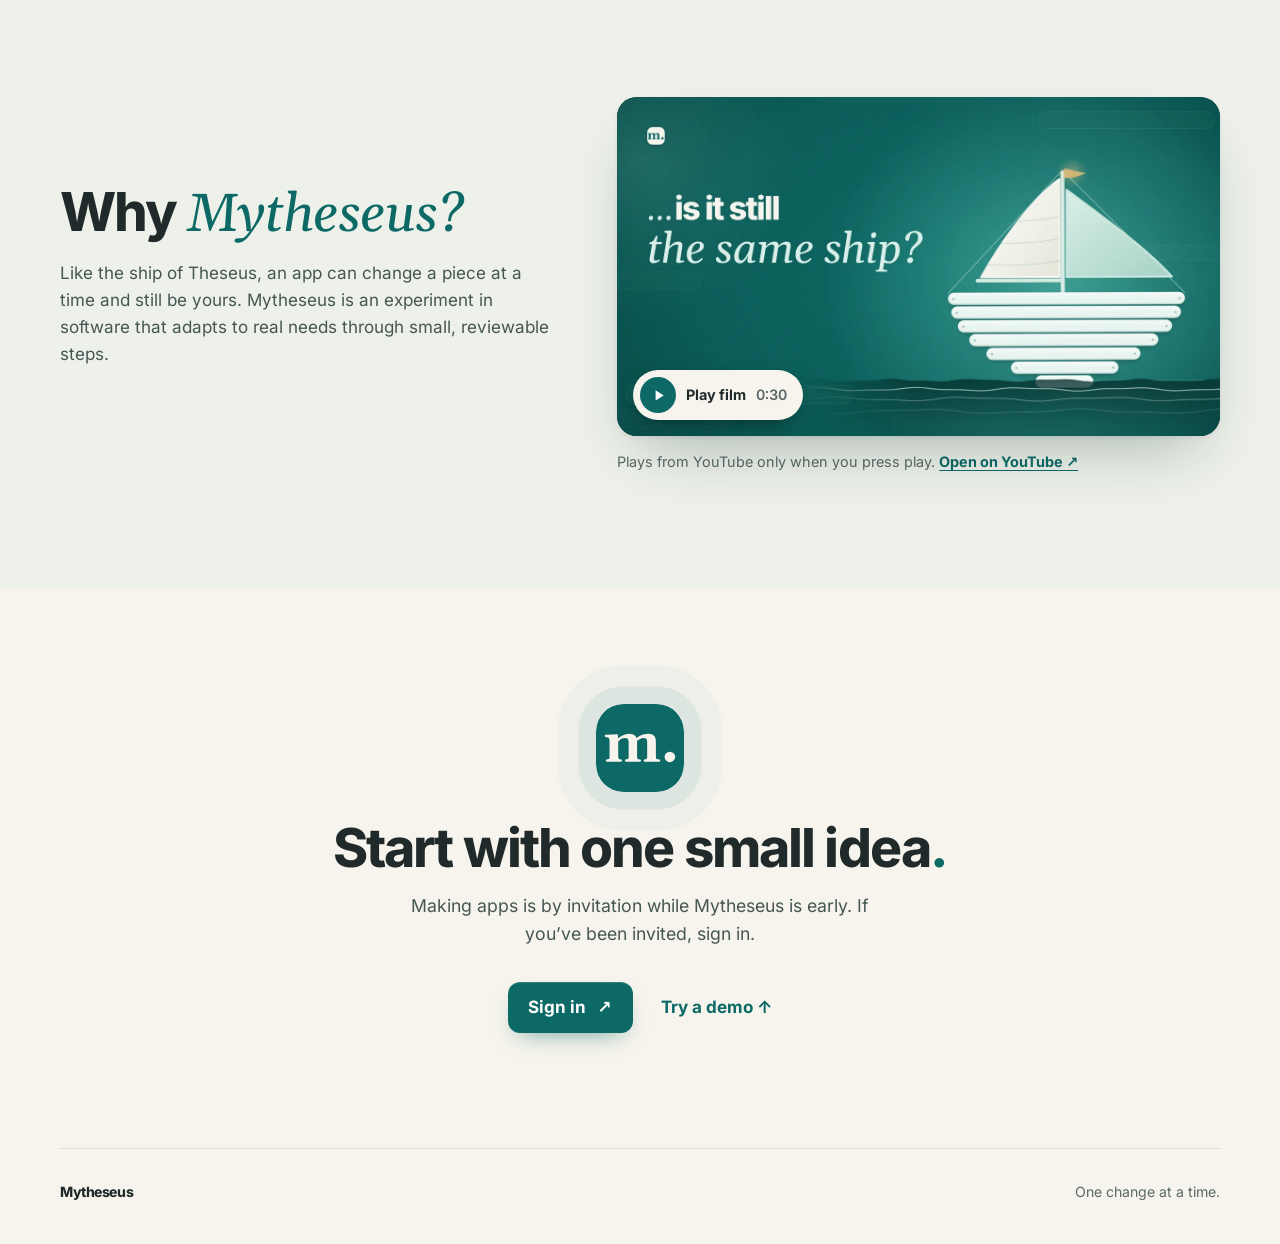
<file: site/beta/index.html>
<!doctype html>
<html lang="en">
<head>
  <meta charset="utf-8">
  <meta name="viewport" content="width=device-width,initial-scale=1">
  <meta name="robots" content="noindex">
  <meta name="description" content="Turn an idea into an app and shape it with AI, one change at a time. Web apps for iPhone, Android and computers, native Android apps, and simple ways to share them.">
  <meta name="theme-color" content="#f6f4ed" media="(prefers-color-scheme: light)">
  <meta name="theme-color" content="#141311" media="(prefers-color-scheme: dark)">
  <meta name="color-scheme" content="light dark">
  <title>Mytheseus (beta site) — Apps that grow with you</title>
  <link rel="icon" href="../assets/brand/mark-32.png?v=cda996bf39dcf4b7" sizes="32x32" type="image/png">
  <link rel="icon" href="../assets/brand/mark.svg" type="image/svg+xml">
  <link rel="apple-touch-icon" href="../assets/brand/apple-touch-icon.png?v=3ce24ebae9d8134e">
  <link rel="preload" href="fonts/inter-latin-wght-normal.woff2" as="font" type="font/woff2" crossorigin>
  <style>img,video{max-width:100%;height:auto}</style>
  <link rel="stylesheet" href="beta.css?v=b402e924eea1e87b">
  <script src="beta.js?v=265631b23403c7bc" defer></script>
  <script src="../film.js?v=7a2a949a2ed2a302" defer></script>
</head>
<body>
<!-- brand:mark — the "m." tile, copied verbatim from brand/mark.svg (one source of truth; never redraw it here). -->
<svg class="sprite" width="0" height="0" aria-hidden="true" focusable="false">
  <symbol id="mytheseus-mark" viewBox="0 0 64 64"><rect width="64" height="64" rx="20" fill="#0d6965"/><path fill="#f6f4ed" d="M7.76 41.92Q7.42 41.92 7.25 41.62Q7.08 41.32 7.08 41.1Q7.08 40.44 7.74 40.36Q8.48 40.3 9.16 40.07Q9.85 39.84 9.85 39.28V26.39Q9.85 25.16 9.31 24.72Q8.77 24.28 8.08 24.2Q7.38 24.12 6.88 23.98Q6.68 23.88 6.54 23.72Q6.4 23.56 6.4 23.18Q6.4 22.94 6.52 22.63Q6.64 22.32 6.88 22.3Q9.63 22.18 11.92 22.11Q14.2 22.04 15.36 22.02Q15.52 22.02 15.72 22.18Q15.92 22.34 15.96 22.82V25.06Q16.38 24.6 17.6 23.8Q18.83 23 20.57 22.34Q22.3 21.68 24.28 21.68Q25.4 21.68 26.41 21.93Q27.43 22.18 28.23 22.85Q29.03 23.52 29.47 24.76Q30.12 24.26 31.37 23.54Q32.62 22.82 34.34 22.25Q36.07 21.68 38.13 21.68Q39.6 21.68 40.84 22.14Q42.08 22.6 42.81 23.88Q43.55 25.15 43.55 27.63V38.62Q43.55 39.48 43.98 39.82Q44.41 40.16 45 40.23Q45.59 40.3 46.09 40.36Q46.43 40.4 46.59 40.53Q46.75 40.66 46.75 41.1Q46.75 41.32 46.58 41.62Q46.41 41.92 46.06 41.92H35.35Q35.01 41.92 34.84 41.62Q34.67 41.32 34.67 41.1Q34.67 40.78 34.79 40.59Q34.91 40.4 35.29 40.36Q35.93 40.32 36.57 40.04Q37.21 39.76 37.21 39.28V27.73Q37.21 27.23 37.11 26.52Q37.01 25.81 36.52 25.27Q36.03 24.72 34.83 24.72Q33.28 24.72 32.01 25.38Q30.74 26.03 29.85 26.77Q29.87 26.97 29.87 27.19Q29.88 27.41 29.88 27.63V38.62Q29.88 39.48 30.22 39.82Q30.56 40.16 31.06 40.23Q31.56 40.3 32.06 40.36Q32.4 40.4 32.56 40.53Q32.72 40.66 32.72 41.1Q32.72 41.32 32.55 41.62Q32.38 41.92 32.04 41.92H21.72Q21.38 41.92 21.22 41.62Q21.05 41.32 21.05 41.1Q21.05 40.78 21.17 40.59Q21.29 40.4 21.66 40.36Q22.3 40.32 23.02 40.04Q23.74 39.76 23.74 39.28V27.73Q23.74 27.23 23.6 26.52Q23.46 25.81 22.92 25.27Q22.38 24.72 21.18 24.72Q19.91 24.72 18.99 25.13Q18.07 25.54 17.4 26.11Q16.74 26.69 16.16 27.21V38.62Q16.16 39.78 16.81 40.04Q17.45 40.3 18.19 40.36Q18.61 40.4 18.76 40.52Q18.91 40.64 18.91 41.1Q18.91 41.32 18.74 41.62Q18.57 41.92 18.23 41.92ZM49.86 38.4Q49.86 36.87 50.97 35.78Q52.07 34.69 53.71 34.69Q55.35 34.69 56.47 35.78Q57.6 36.87 57.6 38.4Q57.6 39.96 56.47 41.14Q55.35 42.32 53.71 42.32Q52.07 42.32 50.97 41.14Q49.86 39.96 49.86 38.4Z"/></symbol>
  <!-- /brand:mark -->
  <symbol id="i-link" viewBox="0 0 24 24"><path d="M10 14a4.25 4.25 0 0 0 6 0l3-3a4.25 4.25 0 0 0-6-6l-1 1"/><path d="M14 10a4.25 4.25 0 0 0-6 0l-3 3a4.25 4.25 0 0 0 6 6l1-1"/></symbol>
  <symbol id="i-grid" viewBox="0 0 24 24"><rect x="3.75" y="3.75" width="7" height="7" rx="2"/><rect x="13.25" y="3.75" width="7" height="7" rx="2"/><rect x="3.75" y="13.25" width="7" height="7" rx="2"/><rect x="13.25" y="13.25" width="7" height="7" rx="2"/></symbol>
  <symbol id="i-globe" viewBox="0 0 24 24"><circle cx="12" cy="12" r="8.75"/><path d="M3.25 12h17.5M12 3.25c2.4 2.5 3.6 5.4 3.6 8.75s-1.2 6.25-3.6 8.75c-2.4-2.5-3.6-5.4-3.6-8.75S9.6 5.75 12 3.25z"/></symbol>
  <symbol id="i-people" viewBox="0 0 24 24"><circle cx="9" cy="8.5" r="3.25"/><path d="M3.25 19.5c.75-3.3 3-5 5.75-5s5 1.7 5.75 5"/><circle cx="16.75" cy="9.25" r="2.5"/><path d="M15.9 14.45c2.4-.2 4.3 1.3 4.85 4.3"/></symbol>
  <symbol id="i-lock" viewBox="0 0 24 24"><rect x="5" y="10.5" width="14" height="10" rx="2.5"/><path d="M8.25 10.5V8a3.75 3.75 0 0 1 7.5 0v2.5"/></symbol>
  <symbol id="i-play" viewBox="0 0 24 24"><path d="M8.5 5.6v12.8L18.6 12z"/></symbol>
</svg>
<a class="skip" href="#main">Skip to content</a>
<div class="beta-bar" role="region" aria-label="Beta notice"><span><b>Beta</b> A new version of mytheseus.com, for comparing.</span> <a href="../">See the current site <span aria-hidden="true">→</span></a></div>
<header class="wrap masthead">
  <a class="wordmark" href="#top" aria-label="Mytheseus home"><svg class="brand-mark" width="36" height="36" aria-hidden="true" focusable="false"><use href="#mytheseus-mark"/></svg><span>Mytheseus</span></a>
  <nav aria-label="Main navigation"><a href="#try">Try it</a><a href="#how">How it works</a><a href="#share">Sharing</a><a href="#made">Examples</a><a class="nav-signin" href="https://admin.mytheseus.com/admin">Sign in <span aria-hidden="true">↗</span></a></nav>
</header>

<main id="main">
  <section class="hero" id="top" aria-labelledby="headline"><div class="wrap hero-grid">
    <div class="hero-copy">
      <h1 id="headline">Apps that grow <em>with&nbsp;you.</em></h1>
      <p class="lead">Describe an idea and Mytheseus turns it into an app. Then change it by asking, try each change on your own phone or computer, and keep only what works.</p>
      <div class="hero-actions">
        <a class="button" href="#try">Try a demo <span aria-hidden="true">↓</span></a>
        <a class="text-link" href="#how">Watch the 30-second film <span aria-hidden="true">↓</span></a>
      </div>
      <p class="hero-note">An early, self-hosted project. Making apps is by invitation for now.</p>
    </div>

    <div class="stage" role="img" aria-label="Illustration: the same list app open in a browser on a computer and on a phone. A banner reads: Trying: tick things off at the store, with the choices Keep it, Change something and Put it back.">
      <div class="browser" aria-hidden="true">
        <div class="browser-bar"><span class="dots"><i></i><i></i><i></i></span><span class="url"><svg width="12" height="12"><use href="#i-lock"/></svg>my-lists.mytheseus.app</span></div>
        <div class="browser-body">
          <div class="mock-trial">
            <p><b>Trying:</b> tick things off at the store</p>
            <div class="mock-trial-actions"><span class="mock-btn filled">Keep it</span><span class="mock-btn">Change something</span><span class="mock-btn">Put it back</span></div>
          </div>
          <div class="mock-app">
            <span class="mock-kicker">TODAY</span>
            <h2>Things to get</h2>
            <div class="mock-row done"><span class="mock-check">✓</span><s>Apples</s></div>
            <div class="mock-row done"><span class="mock-check">✓</span><s>Oat milk</s></div>
            <div class="mock-row"><span class="mock-check"></span>Coffee</div>
            <div class="mock-row"><span class="mock-check"></span>Bread</div>
          </div>
        </div>
      </div>
      <div class="handset" aria-hidden="true">
        <div class="handset-notch"></div>
        <div class="mock-trial small"><p><b>Trying:</b> tick things off…</p><div class="mock-trial-actions"><span class="mock-btn filled">Keep it</span></div></div>
        <div class="mock-app small">
          <h2>Things to get</h2>
          <div class="mock-row done"><span class="mock-check">✓</span><s>Apples</s></div>
          <div class="mock-row done"><span class="mock-check">✓</span><s>Oat milk</s></div>
          <div class="mock-row"><span class="mock-check"></span>Coffee</div>
        </div>
      </div>
      <div class="ask-bubble" aria-hidden="true"><span class="ask-label">You asked</span>“Could I tick things off at the store?”</div>
      <p class="stage-note">Illustrative example</p>
    </div>
  </div></section>

  <section class="try" id="try" aria-labelledby="try-title"><div class="wrap">
    <div class="try-panel">
      <div class="try-copy">
        <h2 id="try-title">Try one now<span class="stop">.</span></h2>
        <p>Three web apps made with Mytheseus. They open in your browser on a phone or a computer. No account, nothing to install.</p>
        <a class="try-more" href="https://apps.mytheseus.com/apps">More in the public gallery <span aria-hidden="true">↗</span></a>
      </div>
      <ul class="demo-grid" aria-label="Demo apps">
        <li><a class="demo" href="https://deleteme-web.u.mytheseus.app/"><span class="demo-icon"><img src="media/icon-hoop.png?v=9542d0c0d8491182" alt="" width="52" height="52" loading="lazy"></span><span class="demo-text"><b>Hoop it up</b><span>A simple, fun basketball game.</span></span><span class="demo-open">Open <span aria-hidden="true">↗</span></span></a></li>
        <li><a class="demo" href="https://publictest-web.u.mytheseus.app/"><span class="demo-icon"><img src="media/icon-epickle.png?v=0519c1f85e9ff4dc" alt="" width="52" height="52" loading="lazy"></span><span class="demo-text"><b>EPIckle Web</b><span>A very silly pickle to poke, feed and dress up.</span></span><span class="demo-open">Open <span aria-hidden="true">↗</span></span></a></li>
        <li><a class="demo" href="https://ameliaschoice-web.u.mytheseus.app/"><span class="demo-icon"><img src="media/icon-amelia.png?v=41faae98f872f49b" alt="" width="52" height="52" loading="lazy"></span><span class="demo-text"><b>Amelia’s Choice Web</b><span>Amelia’s farm app, rebuilt for the web from her Android original.</span></span><span class="demo-open">Open <span aria-hidden="true">↗</span></span></a></li>
      </ul>
    </div>
  </div></section>

  <section class="how" id="how" aria-labelledby="how-title"><div class="wrap">
    <h2 id="how-title">Change it by asking<span class="stop">.</span></h2>
    <div class="how-grid">
      <ol class="steps">
        <li><span class="step-n">1</span><div><h3>Ask</h3><p>On your app’s Coding page, say what you’d like to change, in your own words. The first time, a guide takes you through it.</p></div></li>
        <li><span class="step-n">2</span><div><h3>Try</h3><p>An AI coding agent makes the change. When it’s ready, press <b>Try it</b> to see it on your device.</p></div></li>
        <li><span class="step-n">3</span><div><h3>Keep</h3><p><b>Keep it</b>, <b>Change something</b> or <b>Put it back</b>. The people you share with only get what you keep.</p></div></li>
      </ol>
      <figure class="film film-local">
        <div class="film-frame" data-local-film>
          <video id="film-ask" aria-label="Ask, try, keep: a 30-second film, with music" preload="none" playsinline controls poster="media/film-ask-try-keep.webp?v=42c062b34494ef73" aria-describedby="film-ask-note"><source src="media/film-ask-try-keep.mp4?v=5a251652c4fdc89e" type="video/mp4">Your browser cannot play this film. <a href="media/film-ask-try-keep.mp4?v=5a251652c4fdc89e">Download it</a>.</video>
          <button class="film-play" type="button" data-play-film aria-controls="film-ask" hidden><svg viewBox="0 0 24 24" aria-hidden="true" focusable="false"><use href="#i-play"/></svg><span>Play film</span><span class="film-length">0:30</span></button>
        </div>
        <figcaption id="film-ask-note">An illustrative example, shown on an Android app. With music.</figcaption>
      </figure>
    </div>
  </div></section>

  <section class="share" id="share" aria-labelledby="share-title"><div class="wrap">
    <div class="share-head">
      <h2 id="share-title">Easy to <em>share.</em></h2>
      <p>Make a web app that works on iPhone, Android and computers, or a native Android app. Then choose who gets it. They get the versions you keep, without the coding controls.</p>
    </div>
    <ul class="share-list">
      <li><svg width="22" height="22" aria-hidden="true" focusable="false"><use href="#i-link"/></svg><h3>A link</h3><p>Send a web app’s link or QR code. It works until you turn it off, unless you set a limit.</p></li>
      <li><svg width="22" height="22" aria-hidden="true" focusable="false"><use href="#i-grid"/></svg><h3>A Hub</h3><p>Put a set of web and Android apps behind one link, for family, friends or a team.</p></li>
      <li><svg width="22" height="22" aria-hidden="true" focusable="false"><use href="#i-globe"/></svg><h3>The public gallery</h3><p>List an app for anyone to find. Signed-in people can copy it and make it their own, unless you turn copies off.</p></li>
      <li><svg width="22" height="22" aria-hidden="true" focusable="false"><use href="#i-people"/></svg><h3>A team</h3><p>Give an app to a team, and its members can change it with you.</p></li>
    </ul>
  </div></section>

  <section class="made" id="made" aria-labelledby="made-title"><div class="wrap">
    <div class="made-head"><h2 id="made-title">Made with Mytheseus<span class="stop">.</span></h2><p>Four Android apps from the public collection, with some of the words their makers used.</p></div>
    <div class="examples">
      <article class="example example-feature">
        <div class="example-media"><img src="../assets/amelia.webp?v=8ebc7cbb2e67f4e0" alt="Amelia’s Choice screen showing Daisy the cow saying Moo and care controls" loading="lazy" width="720" height="1280"><span class="example-badge"><img src="../assets/amelia-icon.png?v=77487d9a34a25813" alt="" width="48" height="48">Amelia’s logo</span></div>
        <div class="example-copy">
          <h3>Amelia’s Choice</h3>
          <p>Name and care for farm animals, earn coins, and grow your collection.</p>
          <p class="example-story">Amelia was 9 and using Mytheseus for the first time. In about 30 minutes, she made her own farm app and drew its logo.<span class="story-credit">Amelia’s story, shared by her family.</span></p>
          <blockquote>“make an app that you can pet cows pigs and all the other animals that are on our farm and also maintain them.”</blockquote>
        </div>
      </article>
      <article class="example">
        <div class="example-media"><video id="ex-campfire" controls playsinline preload="none" loop poster="../assets/campfire.webp?v=bdd445089912da83" aria-label="Campfire Roast gameplay, silent" aria-describedby="ex-campfire-d"><source src="../assets/campfire.mp4?v=c3b213e18d615fd6" type="video/mp4">Your browser cannot play this preview.</video><span class="visually-hidden" id="ex-campfire-d">Flames flicker beneath a marshmallow as it moves toward the fire, turns, and is pulled away.</span></div>
        <div class="example-copy"><h3>Campfire Roast</h3><p class="example-listed">Listed as firepit in the collection</p><p>Roast marshmallows to order and flip them at the right moment.</p><blockquote>“make it daytime”<br>“go back to nighttime. but let the user select between both.”</blockquote></div>
      </article>
      <article class="example">
        <div class="example-media"><video id="ex-duckies" controls playsinline preload="none" loop poster="../assets/duckies.webp?v=5df336da626911a8" aria-label="duckies gameplay, silent" aria-describedby="ex-duckies-d"><source src="../assets/duckies.mp4?v=edea4f87f4a8ec25" type="video/mp4">Your browser cannot play this preview.</video><span class="visually-hidden" id="ex-duckies-d">A shipping container full of yellow rubber ducks shakes while the viewpoint rotates around it.</span></div>
        <div class="example-copy"><h3>duckies</h3><p>Pour rubber ducks into a shipping container and shake them up.</p><blockquote>“I want to be able to shake it by shaking my actual phone”</blockquote></div>
      </article>
      <article class="example">
        <div class="example-media"><img src="../assets/draw.webp?v=1ece2ef2fe9ee538" alt="Draw a widget screen showing a mountain and sun drawing" loading="lazy" width="720" height="1280"></div>
        <div class="example-copy"><h3>Draw a widget</h3><p>Make drawings, then put them on your Android home screen as widgets.</p></div>
      </article>
    </div>
    <div class="collection">
      <p><b>On Android?</b> Mytheseus Public lets you browse this collection and install the examples. No account needed. Making and changing apps needs separate creator access. Android 8+, APK, 7.9 MB.</p>
      <a class="button button-outline" href="../downloads/mytheseus-public.apk" download>Get the example collection <span aria-hidden="true">↓</span></a>
    </div>
  </div></section>

  <section class="details" aria-labelledby="details-title"><div class="wrap details-grid">
    <h2 id="details-title">Good to know<span class="stop">.</span></h2>
    <div>
      <ul class="detail-list">
        <li>Every change is a trial until you keep it, and you can put the previous version back.</li>
        <li>You hear when a change is ready to try. On iPhone, add the web app to the Home Screen first.</li>
        <li>Upload a picture for your app’s icon, or choose from AI-drawn ideas.</li>
        <li>Web apps can show live data from outside tools, like metrics from Grafana.</li>
        <li>Activity is counted on the Mytheseus server, with no third-party scripts. Shared web apps tell people before sending launch reports, which they can stop. Activity never includes what people type.</li>
        <li>Google sign-in, and read-only Google Calendar for web apps, are being tested.</li>
      </ul>
      <p class="detail-note">Some of these depend on how a Mytheseus server is set up: its operator switches on emailed sign-in codes, AI icon ideas and connections to outside tools.</p>
    </div>
  </div></section>

  <section class="about" id="about" aria-labelledby="about-title"><div class="wrap about-grid">
    <div class="about-copy"><h2 id="about-title">Why <em>Mytheseus?</em></h2><p>Like the ship of Theseus, an app can change a piece at a time and still be yours. Mytheseus is an experiment in software that adapts to real needs through small, reviewable steps.</p></div>
    <figure class="film" data-film>
      <a class="film-frame" href="https://youtu.be/vZzN8GCEsWk" data-film-link aria-label="Play the 30-second film about the idea behind Mytheseus (YouTube)" aria-describedby="film-note"><img src="../assets/film-theseus.webp?v=c211a19bde45f8e8" alt="A sailing ship built from stacked planks beside the question: is it still the same ship?" width="1280" height="720" loading="lazy"><span class="film-play"><svg viewBox="0 0 24 24" aria-hidden="true" focusable="false"><use href="#i-play"/></svg><span>Play film</span><span class="film-length">0:30</span></span></a>
      <figcaption id="film-note">Plays from YouTube only when you press play. <a href="https://youtu.be/vZzN8GCEsWk">Open on YouTube <span aria-hidden="true">↗</span></a></figcaption>
    </figure>
  </div></section>

  <section class="signoff" aria-labelledby="signoff-title"><div class="wrap signoff-inner">
    <svg class="signoff-mark" width="88" height="88" aria-hidden="true" focusable="false"><use href="#mytheseus-mark"/></svg>
    <h2 id="signoff-title">Start with one small idea<span class="stop">.</span></h2>
    <p>Making apps is by invitation while Mytheseus is early. If you’ve been invited, sign in.</p>
    <div class="signoff-actions"><a class="button" href="https://admin.mytheseus.com/admin">Sign in <span aria-hidden="true">↗</span></a><a class="text-link" href="#try">Try a demo <span aria-hidden="true">↑</span></a></div>
  </div></section>
</main>
<footer class="wrap footer"><span class="wordmark-sm">Mytheseus</span><span>One change at a time.</span></footer>
</body>
</html>
</file>
<file: site/styles.css>
/* Mytheseus site: Paper & Teal, light and dark. Plain CSS, no build step.
   Colours are tokens on :root; dark mode redefines them below. Product mock-ups
   (the hero phone and its cards) keep fixed light colours in both modes, like a
   screenshot would. */
:root{
  color-scheme:light dark;
  --paper:#f6f4ed;--surface:#fffefa;--tint:#eaf0e8;--tint-2:#e8eee5;
  --ink:#202a2a;--ink-2:#465653;--muted:#596664;
  --teal:#0d6965;--teal-dark:#084b48;--teal-hover:#084b48;--on-teal:#fff;
  --accent:#0d6965;--accent-soft:#e2efe7;--mint:#dcefe9;
  --line:#d8ddd5;--line-2:#d4dfd4;--line-3:#c7d5c8;--line-accent:#a9c9be;
  --scroll-thumb:#9ab8aa;--card-shadow:#0b5340;
  --white:var(--surface);
  --panel-a:#ecf4e9;--panel-b:#e3ede3;--panel-glow:#d3e9dd;--panel-line:#d8e6dc;--panel-label:#44736b;--panel-note:#4d6f64;
  --media-a:#dcece1;--media-b:#c7ddd4;--media-glow:#eaf5ed;--media-ring:#ffffff9e;--media-ring-2:#ffffff25;--media-ring-3:#ffffff18;--media-label:#32645a;
  --hub-bg:#0d6965;--hub-ink:#f6f4ed;--hub-muted:#d4ebe3;--hub-label:#bfe3d8;
  --ring:#0d696524;--ring-glow:#e6f2ec;--ring-fill:#0d69650b;--ring-fill-2:#0d696506;
  font-family:Inter,ui-sans-serif,system-ui,-apple-system,BlinkMacSystemFont,"Segoe UI",sans-serif;font-synthesis:none
}
@media (prefers-color-scheme:dark){
  :root{
    --paper:#141311;--surface:#1c1b18;--tint:#161a18;--tint-2:#171b19;
    --ink:#e7e2da;--ink-2:#ccc6bb;--muted:#a39d92;
    --teal-hover:#117c77;
    --accent:#93d2c3;--accent-soft:#16302b;--mint:#163a34;
    --line:#2b2a26;--line-2:#2d322f;--line-3:#363430;--line-accent:#2f5a52;
    --scroll-thumb:#3c5c54;--card-shadow:#000;
    --panel-a:#16231f;--panel-b:#121b18;--panel-glow:#1f3a33;--panel-line:#24352f;--panel-label:#93d2c3;--panel-note:#9fbfb4;
    --media-a:#17312b;--media-b:#10231f;--media-glow:#22443c;--media-ring:#ffffff2b;--media-ring-2:#ffffff0c;--media-ring-3:#ffffff07;--media-label:#93d2c3;
    --hub-bg:#0f4a45;--hub-ink:#eef3ef;--hub-muted:#c1dcd4;--hub-label:#93d2c3;
    --ring:#93d2c31c;--ring-glow:#93d2c30a;--ring-fill:#93d2c308;--ring-fill-2:#93d2c305;
  }
}

/* Base */
*{box-sizing:border-box}
html{scroll-behavior:smooth;scroll-padding-top:2rem}
body{margin:0;background:var(--paper);color:var(--ink);font-size:1rem;line-height:1.6}
a{color:inherit;text-decoration:none}
a:hover{text-decoration:underline;text-underline-offset:5px}
a:focus-visible{outline:3px solid var(--accent);outline-offset:5px;border-radius:2px}
h1,h2,h3,p{margin-top:0}
em{font-family:Georgia,"Times New Roman",serif;font-weight:400;color:var(--accent)}
.stop{color:var(--accent)}
.wrap{width:min(1160px,calc(100% - 4rem));margin-inline:auto}
.sprite{position:absolute;width:0;height:0;overflow:hidden}
.skip{position:absolute;left:1rem;top:-5rem;padding:.7rem 1rem;background:var(--ink);color:var(--paper);z-index:10}
.skip:focus{top:1rem}
.visually-hidden{position:absolute;width:1px;height:1px;padding:0;margin:-1px;overflow:hidden;clip-path:inset(50%);white-space:nowrap;border:0}

/* Header and wordmark. The mark is the brand/mark.svg tile, inlined once as a symbol. */
.masthead{display:flex;align-items:center;justify-content:space-between;gap:2rem;min-height:96px}
.wordmark{display:inline-flex;align-items:center;gap:.72rem;font-size:1.25rem;font-weight:750;letter-spacing:-.04em;white-space:nowrap}
.wordmark:hover{text-decoration:none}
.brand-mark{display:block;flex:none;width:2.25rem;height:2.25rem}
/* The previous text tile, for cached HTML from earlier deployments. */
.mark{display:grid;place-items:center;width:2.25rem;height:2.25rem;border-radius:.7rem;background:var(--teal);color:var(--paper);font-family:Georgia,serif;font-size:1.65rem;font-weight:bold;line-height:1}
.masthead nav{display:flex;align-items:center;gap:2rem;flex-wrap:wrap;font-size:.9rem;font-weight:600}
.masthead nav .nav-signin{color:var(--accent);font-weight:750;white-space:nowrap;border:1px solid var(--line-accent);border-radius:.55rem;padding:.55rem .85rem}
.masthead nav .nav-signin:hover{background:var(--mint);text-decoration:none}

/* Shared type */
.eyebrow{display:flex;align-items:center;gap:.8rem;margin:0 0 1.4rem;color:var(--accent);font-size:.73rem;font-weight:800;letter-spacing:.13em;text-transform:uppercase}
.eyebrow-line{display:inline-block;width:1.8rem;height:2px;background:currentColor}
.section-head{max-width:42rem;margin-bottom:3.2rem}
.section-head h2,.sharing h2,.about h2,.signoff h2{font-size:clamp(2.4rem,4.4vw,4rem);line-height:1.1;letter-spacing:-.055em;margin-bottom:1rem}
.section-head h2,.catalog-head h2,.signoff h2{text-wrap:balance}
.section-head>p:last-child{color:var(--muted);font-size:1.12rem}
.button{display:inline-flex;align-items:center;justify-content:space-between;gap:2rem;padding:.9rem 1.25rem;background:var(--teal);color:var(--on-teal);border-radius:.6rem;font-weight:700;box-shadow:0 8px 20px #0d696526}
.button:hover{background:var(--teal-hover);text-decoration:none}
.button:focus-visible{outline-offset:4px}
.button-outline{border:1px solid var(--accent);background:transparent;color:var(--accent);box-shadow:none;gap:1.25rem}
.button-outline:hover{background:var(--mint)}
.text-link{font-weight:700;color:var(--accent);text-underline-offset:5px}

/* Hero */
.hero{overflow:hidden}
.hero-grid{display:grid;grid-template-columns:1fr 1fr;gap:5rem;align-items:center;padding-block:5.5rem 7.5rem}
h1{max-width:11ch;margin-bottom:1.4rem;font-size:clamp(3.7rem,6.6vw,6.2rem);line-height:1.01;letter-spacing:-.067em;font-weight:760}
.lead{max-width:31rem;margin-bottom:2rem;color:var(--ink-2);font-size:1.23rem;line-height:1.7}
.hero-actions{display:flex;align-items:center;gap:1.35rem;flex-wrap:wrap}
.hero-note{max-width:29rem;margin:1rem 0 0;color:var(--muted);font-size:.85rem}

/* Hero illustration: a mock-up, so the phone and cards keep their light colours. */
.illustration{position:relative;min-height:565px;border:1px solid var(--panel-line);border-radius:1.6rem;background:radial-gradient(circle at 80% 25%,var(--panel-glow) 0,transparent 45%),linear-gradient(145deg,var(--panel-a),var(--panel-b));box-shadow:0 28px 70px -48px #31564e;overflow:hidden}
.illustration-caption{display:flex;justify-content:space-between;padding:1.3rem 1.6rem;color:var(--panel-label);font-size:.7rem;font-weight:800;letter-spacing:.1em;text-transform:uppercase}
.phone{position:absolute;top:4.2rem;left:50%;width:257px;height:440px;transform:translateX(-50%) rotate(-5deg);border:7px solid #253b39;border-radius:2.1rem;background:#fffefa;color:#202a2a;box-shadow:16px 22px 35px #335e4a36;overflow:hidden}
.phone-top{height:61px;display:flex;align-items:center;gap:.6rem;padding:0 1rem;border-bottom:1px solid #e5e9e2;font-size:.88rem;font-weight:700}
.phone-app-mark{display:grid;place-items:center;width:1.8rem;height:1.8rem;border-radius:.55rem;background:#d4eadd;color:#0d6965;font-size:1.15rem}
.phone-menu{margin-left:auto;font-size:1.3rem}
.phone-body{padding:1.3rem 1.15rem}
.screen-label{color:#0d6965;font-size:.62rem;font-weight:800;letter-spacing:.15em}
.phone h2{margin:.25rem 0 1.4rem;font-size:1.65rem;letter-spacing:-.05em}
.list-row{display:flex;align-items:center;gap:.75rem;padding:.65rem 0;border-bottom:1px solid #e5e9e2;font-size:.9rem}
.check{display:grid;place-items:center;flex:none;width:1.2rem;height:1.2rem;border:1.5px solid #aac7b5;border-radius:.3rem}
.check.done{background:#0d6965;border-color:#0d6965;color:#fff;font-size:.75rem}
.crossed{text-decoration:line-through;color:#87928a}
.phone-action{margin-top:1.3rem;padding:.65rem;background:#e6f1e9;color:#0d6965;border-radius:.45rem;text-align:center;font-size:.75rem;font-weight:700}
.phone-footer{position:absolute;bottom:0;width:100%;padding:.7rem 1rem;background:#edf4ec;color:#66756d;text-align:center;font-size:.6rem}
.request-card,.trial-card{position:absolute;display:flex;align-items:flex-start;gap:.65rem;width:215px;padding:.9rem 1rem;border:1px solid #dce4da;border-radius:.9rem;background:#fffefa;color:#202a2a;box-shadow:0 12px 28px #38564b24}
.request-card{left:1.4rem;top:11.3rem;transform:rotate(-5deg)}
.trial-card{right:1.1rem;bottom:3.7rem;transform:rotate(4deg)}
.request-icon,.trial-icon{display:grid;place-items:center;flex:none;width:1.65rem;height:1.65rem;border-radius:.5rem;background:#e9efe9;color:#0d6965;font-weight:700}
.trial-icon{background:#0d6965;color:#fff}
.card-kicker{color:#0d6965;font-size:.6rem;font-weight:800;letter-spacing:.1em;text-transform:uppercase}
.request-card p,.trial-card p{margin:.2rem 0 0;font-size:.72rem;line-height:1.4;font-weight:600}
.illustration-note{position:absolute;right:1.5rem;bottom:.4rem;color:var(--panel-note);font-size:.65rem}

/* How it works */
.process{background:var(--surface);padding-block:6rem}
.steps{display:grid;grid-template-columns:repeat(3,minmax(0,1fr));gap:1.5rem;list-style:none;padding:0;margin:0}
.steps li{border-top:2px solid var(--accent);padding:1.35rem .5rem 0 0}
.number{display:block;margin-bottom:2rem;color:var(--accent);font-size:.8rem;font-weight:800}
.steps h3{margin-bottom:.75rem;font-size:1.35rem;letter-spacing:-.03em}
.steps p{max-width:21rem;color:var(--muted);margin-bottom:0}

/* What it does */
.features{padding-block:6.5rem}
.feature-grid{display:grid;grid-template-columns:repeat(3,minmax(0,1fr));gap:1rem;list-style:none;margin:0;padding:0}
.feature{min-width:0;padding:1.6rem 1.6rem 1.7rem;border:1px solid var(--line);border-radius:1.1rem;background:var(--surface);box-shadow:0 14px 30px -28px var(--card-shadow)}
.feature-icon{display:grid;place-items:center;width:2.65rem;height:2.65rem;margin-bottom:1.5rem;border-radius:.8rem;background:var(--accent-soft);color:var(--accent)}
.feature-icon svg,.edition-icon svg{display:block;width:1.4rem;height:1.4rem;fill:none;stroke:currentColor;stroke-width:1.7;stroke-linecap:round;stroke-linejoin:round}
.feature h3{margin:0 0 .55rem;font-size:1.2rem;line-height:1.3;letter-spacing:-.03em}
.feature p{margin:0;color:var(--muted);font-size:.95rem;line-height:1.6}
.feature-note{max-width:46rem;margin:1.75rem 0 0;color:var(--muted);font-size:.85rem}

/* Sharing */
.sharing{display:grid;grid-template-columns:.9fr 1.1fr;gap:5rem;align-items:center;padding-block:7rem}
.sharing-intro>p:last-child{max-width:28rem;color:var(--muted);font-size:1.08rem}
.edition-cards{display:grid;grid-template-columns:1fr 1fr;gap:1rem;align-items:stretch}
.edition-card{min-width:0;min-height:300px;padding:1.45rem;border:1px solid var(--line);border-radius:1rem;background:var(--surface);box-shadow:0 10px 25px -20px var(--card-shadow)}
.edition-card.user{margin-top:2rem;background:var(--mint)}
.edition-icon{display:grid;place-items:center;width:2.4rem;height:2.4rem;margin-bottom:3rem;border-radius:.65rem;background:var(--teal);color:var(--on-teal);font-size:1.3rem}
.edition-card.user .edition-icon{background:var(--surface);color:var(--accent)}
.edition-label{color:var(--accent);font-size:.62rem;font-weight:800;letter-spacing:.12em}
.edition-card h3{margin:.5rem 0;font-size:1.25rem;letter-spacing:-.03em}
.edition-card p{margin:0;color:var(--muted);font-size:.89rem}
/* Three ways to share: creator and user side by side, the Hub across both. */
.edition-cards-3 .edition-card{min-height:0}
.edition-cards-3 .edition-card.user{margin-top:0}
.edition-cards-3 .edition-icon{margin-bottom:2.2rem}
.edition-card.hub{grid-column:1/-1;display:grid;grid-template-columns:auto minmax(0,1fr);gap:1.25rem;align-items:start;border-color:transparent;background:var(--hub-bg);color:var(--hub-ink)}
.edition-card.hub .edition-icon{margin:0;background:#ffffff1f;color:var(--hub-ink)}
.edition-card.hub .edition-label{color:var(--hub-label)}
.edition-card.hub p{color:var(--hub-muted)}

/* About and the film */
.about{padding-block:5rem;background:var(--tint-2)}
.about-grid{display:grid;grid-template-columns:.85fr 1.15fr;gap:5rem}
.about-grid>div:last-child{max-width:39rem}
.about-grid>div:last-child p{color:var(--ink-2);font-size:1.1rem}
.about-grid>div:last-child p:last-child{margin-bottom:0}
.about-grid-film{grid-template-columns:minmax(0,.9fr) minmax(0,1.1fr);gap:4.5rem;align-items:center}
.about-copy{max-width:34rem}
.about-copy p:not(.eyebrow){color:var(--ink-2);font-size:1.1rem}
.about-copy p:last-child{margin-bottom:0}
.film{margin:0}
.film-frame{position:relative;display:block;aspect-ratio:16/9;overflow:hidden;border-radius:1.15rem;background:var(--teal-dark);box-shadow:0 34px 60px -34px #08282699,0 10px 26px -14px #08282666;isolation:isolate}
.film-frame:hover{text-decoration:none}
.film-frame:focus-visible{outline:3px solid var(--accent);outline-offset:5px}
.film-frame img,.film-frame iframe{position:absolute;inset:0;width:100%;height:100%;border:0;display:block;object-fit:cover}
.film-play{position:absolute;left:1rem;bottom:1rem;z-index:1;display:inline-flex;align-items:center;gap:.6rem;padding:.5rem 1.05rem .5rem .5rem;border-radius:999px;background:#f6f4ed;color:#084b48;font-size:.92rem;font-weight:750;letter-spacing:-.01em;box-shadow:0 8px 22px #0a2a2866;transition:transform .2s ease,background-color .2s ease}
.film-play svg{width:2.2rem;height:2.2rem;flex:none;padding:.4rem .34rem .4rem .46rem;border-radius:50%;background:#0d6965;fill:#f6f4ed}
.film-length{color:#596664;font-weight:650;font-variant-numeric:tabular-nums}
.film-frame:hover .film-play,.film-frame:focus-visible .film-play{transform:translateY(-2px);background:#fff}
.film figcaption{margin-top:1rem;color:var(--muted);font-size:.95rem;line-height:1.5}
.film figcaption strong{display:block;margin-bottom:.15rem;color:var(--ink);font-size:1.02rem}
.film figcaption a{color:var(--accent);font-weight:650;text-decoration:underline;text-underline-offset:3px}

/* Sign-off: the mark at full confidence, once, in the rings of the showcase and the social card. */
.signoff{overflow:hidden;padding-block:7.5rem 6rem;background:var(--surface);border-top:1px solid var(--line)}
.signoff-inner{display:flex;flex-direction:column;align-items:center;text-align:center}
.signoff-emblem{position:relative;display:grid;place-items:center;margin-bottom:2.6rem}
.signoff-emblem::before{content:"";position:absolute;left:50%;top:50%;width:9.5rem;aspect-ratio:1;transform:translate(-50%,-50%);border:1px solid var(--ring);border-radius:50%;background:var(--ring-glow);box-shadow:0 0 0 1.9rem var(--ring-fill),0 0 0 4rem var(--ring-fill-2)}
.signoff-mark{position:relative;display:block;width:6.5rem;height:6.5rem;filter:drop-shadow(0 18px 24px #084b4833) drop-shadow(0 4px 8px #084b4824)}
.signoff h2{max-width:16ch;margin-bottom:1rem}
.signoff p{max-width:34rem;margin:0 0 2rem;color:var(--muted);font-size:1.1rem}
.signoff-actions{display:flex;align-items:center;justify-content:center;gap:1.5rem;flex-wrap:wrap}

/* Footer */
.footer{display:flex;align-items:center;justify-content:space-between;gap:1rem;padding-block:1.9rem}
.footer>span{color:var(--muted);font-size:.85rem}

/* Responsive */
@media(max-width:1050px){.hero-grid{gap:2rem}.sharing{gap:2rem}.request-card{left:.5rem}.trial-card{right:.5rem}.masthead nav{gap:1.2rem}.feature-grid{grid-template-columns:repeat(2,minmax(0,1fr))}.feature:last-child:nth-child(odd){grid-column:1/-1}}
@media(max-width:800px){.hero-grid{grid-template-columns:1fr;padding-block:3.5rem 5rem}.intro{max-width:38rem}.illustration{width:min(100%,550px);margin-inline:auto}.sharing{grid-template-columns:1fr}.sharing-intro>p:last-child{max-width:40rem}.about-grid{gap:2rem}}
@media(max-width:600px){
  .wrap{width:calc(100% - 2.5rem)}
  .masthead{position:relative;align-items:flex-start;flex-direction:column;gap:.8rem;padding-block:1.25rem}
  .masthead nav{gap:.7rem .9rem;font-size:.8rem}
  .masthead nav .nav-signin{position:absolute;top:1.1rem;right:0}
  .hero-grid{padding-block:2rem 3.5rem}
  h1{font-size:clamp(3.25rem,14vw,4.7rem)}
  .lead{font-size:1.1rem}
  .hero-actions{align-items:flex-start;flex-direction:column;gap:1rem}
  .illustration{min-height:500px}.phone{top:4rem;width:220px;height:390px}.request-card{top:9.5rem;width:170px}.trial-card{bottom:3rem;width:175px}
  .process,.features{padding-block:4rem}
  .steps{grid-template-columns:1fr;gap:2.3rem}.number{margin-bottom:.7rem}
  .feature-grid{grid-template-columns:1fr;gap:.75rem}.feature{padding:1.3rem 1.3rem 1.4rem}.feature-icon{margin-bottom:1rem}
  .sharing{padding-block:4rem}
  .edition-cards{grid-template-columns:1fr 1fr;gap:.65rem}.edition-card{padding:1rem;min-height:300px}.edition-icon{margin-bottom:2rem}
  .edition-cards-3 .edition-card{min-height:0}.edition-cards-3 .edition-icon{margin-bottom:1.5rem}
  .edition-card.hub{grid-template-columns:1fr;gap:1.1rem}
  .about{padding-block:4rem}.about-grid{grid-template-columns:1fr;gap:1rem}
  .signoff{padding-block:5.5rem 4.5rem}.signoff-mark{width:5.5rem;height:5.5rem}.signoff-emblem{margin-bottom:2rem}.signoff-emblem::before{width:8.25rem;box-shadow:0 0 0 1.6rem var(--ring-fill),0 0 0 3.4rem var(--ring-fill-2)}.signoff p{font-size:1.02rem}
  .feature{display:grid;grid-template-columns:auto minmax(0,1fr);column-gap:1rem;align-items:center}.feature-icon{margin:0}.feature h3{margin:0}.feature p{grid-column:1/-1;margin-top:.75rem}
  .footer{flex-wrap:wrap}
}
@media(max-width:420px){.illustration{min-height:455px}.phone{width:205px;height:365px}.request-card{top:8rem;left:.2rem;width:155px}.trial-card{right:.2rem;width:165px}.edition-cards{grid-template-columns:1fr}.edition-card,.edition-card.user{min-height:0;margin:0}.edition-icon{margin-bottom:1.5rem}.illustration-caption{padding:1rem;font-size:.6rem}}
@media(prefers-reduced-motion:reduce){html{scroll-behavior:auto}}
.hero-grid>*,.sharing>*,.steps>*{min-width:0}
h1,h2,h3,.wordmark{overflow-wrap:anywhere}

/* Public catalog examples use artwork from the released user editions. */
.catalog{padding-block:6rem;background:var(--tint)}
.catalog-head{display:flex;align-items:end;justify-content:space-between;gap:3rem;margin-bottom:2rem}
.catalog-head>div{max-width:34rem}
.catalog-head h2{font-size:clamp(2.4rem,4.4vw,4rem);line-height:1.1;letter-spacing:-.055em;margin-bottom:0}
.catalog-head>p{max-width:25rem;margin:0 0 .2rem;color:var(--ink-2);font-size:1.04rem}
/* Compatibility for cached HTML from the previous deployments. */
.catalog-grid{display:grid;grid-template-columns:repeat(2,minmax(0,1fr));gap:1.15rem}
.catalog-card{display:flex;align-items:center;gap:1.5rem;min-width:0;min-height:188px;padding:1.4rem;border:1px solid var(--line-2);border-radius:1rem;background:var(--surface);box-shadow:0 12px 25px -25px var(--card-shadow)}
.catalog-art{display:grid;place-items:center;flex:none;width:122px;height:122px;border-radius:1.4rem;background:#f1f3eb;overflow:hidden}
.catalog-icon{display:block;width:100%;height:100%;object-fit:cover}
.catalog-copy{min-width:0}
.catalog-kind{margin:0 0 .3rem;color:var(--accent);font-size:.69rem;font-weight:800;letter-spacing:.1em;text-transform:uppercase}
.catalog-card h3{margin:0 0 .45rem;font-size:1.32rem;letter-spacing:-.035em;line-height:1.2}
.catalog-card .catalog-copy>p:last-child{margin:0;color:var(--muted);font-size:.94rem;line-height:1.55}
@media(max-width:960px){.catalog-head{align-items:start;flex-direction:column;gap:1rem}.catalog-card{align-items:start;flex-direction:column}.catalog-art{width:100px;height:100px}}
@media(max-width:700px){.catalog{padding-block:4rem}.catalog-grid{grid-template-columns:1fr}.catalog-card{align-items:center;flex-direction:row;min-height:0}.catalog-art{width:86px;height:86px}.catalog-head{margin-bottom:1.6rem}}
@media(max-width:420px){.catalog-card{gap:1rem;padding:1rem}.catalog-art{width:72px;height:72px}.catalog-card h3{font-size:1.17rem}.catalog-card .catalog-copy>p:last-child{font-size:.86rem}}

.showcase-prompt{margin-top:1.25rem;border-top:1px solid var(--line);padding-top:.8rem}
.showcase-prompt summary{color:var(--accent);font-size:.88rem;font-weight:700;cursor:pointer}
.showcase-prompt summary:focus-visible{outline:3px solid var(--accent);outline-offset:3px}
.showcase-prompt p{margin:.9rem 0 0;color:var(--muted);font-family:Georgia,serif;font-size:1rem;font-style:italic;line-height:1.6}

/* Swipeable examples remain usable as a native horizontal scroller without JS. */
.showcase-shell{margin-top:1.7rem}
.showcase-controls{display:flex;align-items:center;justify-content:flex-end;gap:1rem;margin-bottom:.9rem}
.showcase-controls[hidden]{display:none}
.showcase-count{color:var(--accent);font-size:.82rem;font-weight:800;font-variant-numeric:tabular-nums;letter-spacing:.08em;text-transform:uppercase}
.showcase-buttons{display:flex;gap:.55rem}
.showcase-buttons button{display:grid;place-items:center;width:2.8rem;height:2.8rem;border:1px solid var(--line-accent);border-radius:50%;background:var(--surface);color:var(--accent);font:inherit;font-size:1.35rem;cursor:pointer}
.showcase-buttons button:hover:not(:disabled){background:var(--mint)}
.showcase-buttons button:focus-visible{outline:3px solid var(--accent);outline-offset:3px}
.showcase-buttons button:disabled{opacity:.38;cursor:default}
.showcase-track{--showcase-ready:1;display:flex;align-items:flex-start;gap:1rem;overflow-x:auto;overscroll-behavior-inline:contain;scroll-snap-type:x mandatory;scroll-padding-inline:1px;padding:.2rem 3rem 1rem 0;scrollbar-width:thin;scrollbar-color:var(--scroll-thumb) transparent}
.showcase-track:focus-visible{outline:3px solid var(--accent);outline-offset:3px}
.showcase-slide{display:grid;grid-template-columns:1fr 1fr;flex:0 0 calc(100% - 3rem);min-width:0;min-height:430px;overflow:hidden;border:1px solid var(--line-2);border-radius:1.3rem;background:var(--surface);box-shadow:0 16px 35px -30px var(--card-shadow);scroll-snap-align:start}
.showcase-media{padding:3.5rem 1rem 2rem;position:relative;display:grid;place-items:center;min-height:430px;overflow:hidden;background:radial-gradient(circle at 70% 25%,var(--media-glow) 0,transparent 45%),linear-gradient(140deg,var(--media-a),var(--media-b))}
.showcase-media::before{content:"";position:absolute;width:min(77%,330px);aspect-ratio:1;border:1px solid var(--media-ring);border-radius:50%;box-shadow:0 0 0 32px var(--media-ring-2),0 0 0 70px var(--media-ring-3)}
.showcase-device{position:relative;z-index:1;aspect-ratio:9/16;height:380px;margin:0;overflow:hidden;border:5px solid #263b39;border-radius:1.55rem;background:#f6f4ed;box-shadow:16px 20px 30px #22584a3d;transform:rotate(-3deg)}
.showcase-device img,.showcase-device video{display:block;width:100%;height:100%;object-fit:cover}
.showcase-device video{background:#172329}
.showcase-original-mark{position:absolute;z-index:2;right:1rem;bottom:1rem;padding:.4rem;border:1px solid #dce4da;border-radius:.8rem;background:#fffefa;box-shadow:0 8px 22px #22584a36;transform:rotate(5deg)}
.showcase-original-mark .catalog-art{width:60px;height:60px;overflow:hidden;border-radius:.45rem}
.showcase-original-mark .catalog-icon{display:block;width:100%;height:100%;object-fit:cover}
.showcase-original-mark span{display:block;max-width:60px;margin-top:.3rem;color:#0d6965;font-size:.56rem;font-weight:800;line-height:1.1;text-align:center}
.showcase-media-label,.showcase-media-number{position:absolute;z-index:1;color:var(--media-label);font-size:.7rem;font-weight:800;letter-spacing:.1em;text-transform:uppercase}
.showcase-media-label{top:1.4rem;left:1.4rem}.showcase-media-number{right:1.4rem;bottom:1.25rem;font-variant-numeric:tabular-nums}
.showcase-copy{display:flex;flex-direction:column;min-width:0;padding:3rem 3rem 2.5rem}
.showcase-kind{margin:0 0 .9rem;color:var(--accent);font-size:.72rem;font-weight:800;letter-spacing:.12em;text-transform:uppercase}
.showcase-copy h3{margin:0 0 1rem;font-size:clamp(2.25rem,3.5vw,3.6rem);line-height:1.06;letter-spacing:-.055em;overflow-wrap:anywhere}
.showcase-catalog-name{margin:-.5rem 0 1rem;color:var(--muted);font-size:.78rem}
.showcase-description{max-width:29rem;margin:0;color:var(--ink-2);font-size:1.17rem;line-height:1.65}
.showcase-story{margin:1.4rem 0 0;padding-top:1.4rem;border-top:1px solid var(--line);color:var(--ink);font-size:1rem;line-height:1.6}
.story-credit{display:block;margin-top:.65rem;color:var(--muted);font-size:.78rem;line-height:1.35}
.showcase-timing{display:flex;align-items:baseline;justify-content:space-between;gap:1rem;margin:.8rem 0 0;color:var(--muted);font-size:.75rem;line-height:1.3}
.showcase-timing strong{color:var(--accent);font-size:1rem;white-space:nowrap}
.showcase-hint{margin:.45rem 0 0;color:var(--muted);font-size:.79rem}
@media(max-width:960px){.catalog-head{align-items:start;flex-direction:column;gap:1rem}.showcase-slide{grid-template-columns:1fr 1.1fr}.showcase-copy{padding:2.2rem}.showcase-media{min-height:450px;padding:3.25rem 1rem 1.5rem}.showcase-device{height:360px}}
@media(max-width:700px){.catalog{padding-block:4rem}.catalog-head{margin-bottom:1.6rem}.showcase-track{padding-right:1.5rem}.showcase-slide{grid-template-columns:1fr;flex-basis:calc(100% - 1.5rem)}.showcase-media{min-height:352px;padding:3rem 1rem 1.5rem}.showcase-device{height:280px}.showcase-copy{min-height:280px;padding:1.7rem}.showcase-copy h3{font-size:2.25rem}.showcase-description{font-size:1.05rem}.showcase-story{margin-top:1.4rem}}
@media(max-width:420px){.showcase-original-mark .catalog-art{width:46px;height:46px}.showcase-original-mark span{max-width:46px;font-size:.48rem}.showcase-copy{padding:1.35rem}.showcase-copy h3{font-size:2rem}.showcase-description{font-size:1rem}}
@media(prefers-reduced-motion:reduce){.showcase-track{scroll-behavior:auto}}
.catalog-try{display:flex;align-items:center;justify-content:space-between;gap:3rem;margin-top:2rem;padding-top:2rem;border-top:1px solid var(--line-3)}
.catalog-try-copy{max-width:40rem}
.catalog-try h3{margin:0 0 .6rem;font-size:1.55rem;letter-spacing:-.035em;line-height:1.2}
.catalog-try p{margin:0;color:var(--ink-2);font-size:.98rem}
.catalog-try .try-meta{margin-top:.8rem;color:var(--muted);font-size:.82rem}
.catalog-try-action{flex:none;max-width:100%}
.catalog-try-action p{margin:.65rem 0 0;color:var(--muted);font-size:.78rem;text-align:center}
@media(max-width:1050px){.catalog-try{gap:2rem}}
@media(max-width:800px){.catalog-try{align-items:flex-start;flex-direction:column;gap:1.3rem}}
@media(max-width:420px){.catalog-try-action{width:100%}.catalog-try .button{width:100%;font-size:.9rem}}

/* Compact, expandable creation history keeps the main cards easy to scan. */
.showcase-history{margin-top:1.25rem;border-top:1px solid var(--line);padding-top:.8rem}
.showcase-history summary{color:var(--accent);font-size:.88rem;font-weight:700;cursor:pointer}
.showcase-history summary:focus-visible{outline:3px solid var(--accent);outline-offset:3px}
.history-intro{margin:.9rem 0 0;color:var(--muted);font-size:.78rem;line-height:1.5}
.history-steps{list-style:none;margin:1rem 0 0;padding:0}
.history-steps li{margin:0;padding:0 0 1rem 1rem;border-left:2px solid var(--line-2)}
.history-steps li:last-child{padding-bottom:0}
.history-step{display:flex;justify-content:space-between;align-items:baseline;gap:1rem;font-size:.88rem;line-height:1.4}
.history-step strong{color:var(--ink);font-weight:700}
.history-step time{flex:none;color:var(--accent);font-size:.82rem;font-weight:700;font-variant-numeric:tabular-nums}
.history-steps blockquote{margin:.45rem 0 0;color:var(--ink-2);font-family:Georgia,serif;font-size:.95rem;font-style:italic;line-height:1.5}
.history-steps p,.history-note{margin:.4rem 0 0;color:var(--muted);font-size:.78rem;line-height:1.5}
.history-note{margin-top:1rem}
.history-steps .history-prompt-label{margin-top:.65rem;color:var(--accent);font-weight:700}

.preview-play{position:absolute;z-index:3;left:50%;top:50%;transform:translate(-50%,-50%);display:grid;place-items:center;width:3.5rem;height:3.5rem;border:2px solid white;border-radius:50%;background:#0d6965ed;color:white;box-shadow:0 3px 16px #0006;cursor:pointer;font:inherit;font-size:1.35rem}
.preview-play span{margin-left:.15rem}
.preview-play:hover{background:#084b48}
.preview-play:focus-visible{outline:3px solid #fff;outline-offset:4px}
.preview-play[hidden]{display:none}

@media(min-width:701px){.showcase-media{align-content:start}.showcase-original-mark{top:calc(3.5rem + 380px - 80px);bottom:auto}}
@media(min-width:701px) and (max-width:960px){.showcase-original-mark{top:calc(3.25rem + 360px - 80px)}}
@media(max-width:960px){.about-grid-film{grid-template-columns:1fr;gap:2.2rem}.about-copy{max-width:none}}
@media(max-width:420px){.film-play{left:.7rem;bottom:.7rem;font-size:.85rem}.film-play svg{width:1.9rem;height:1.9rem}}
@media(prefers-reduced-motion:reduce){.film-play{transition:none}.film-frame:hover .film-play,.film-frame:focus-visible .film-play{transform:none}}
</file>
<file: site/beta/beta.css>
/* Mytheseus beta site: Paper & Teal, light and dark. Plain CSS, no build step.
   Colours are tokens on :root; dark mode redefines them. Product mock-ups keep
   fixed light colours in both modes, like a screenshot would. */
@font-face{font-family:"Inter";src:url(fonts/inter-latin-wght-normal.woff2) format("woff2");font-weight:100 900;font-style:normal;font-display:swap}
@font-face{font-family:"Gelasio";src:url(fonts/gelasio-latin-400-italic.woff2) format("woff2");font-weight:400;font-style:italic;font-display:swap}
:root{
  color-scheme:light dark;
  --paper:#f6f4ed;--surface:#fffefa;--tint:#edf1ea;--sunk:#e9ece4;
  --ink:#202a2a;--ink-2:#465653;--muted:#5b6866;
  --teal:#0d6965;--teal-deep:#084b48;--teal-ink:#f6f4ed;--on-teal-muted:#cfe6de;
  --accent:#0d6965;--mint:#dcefe9;--gold:#d2b778;
  --line:#dcdfd6;--line-2:#cbd6cc;--line-accent:#a9c9be;
  --shadow:0 1px 2px #0b2a2814,0 12px 32px -12px #0b2a2833;
  --shadow-lg:0 2px 4px #0b2a2812,0 30px 60px -24px #0b2a2852;
  --sans:"Inter",ui-sans-serif,system-ui,-apple-system,BlinkMacSystemFont,"Segoe UI",sans-serif;
  --serif:"Gelasio",Georgia,"Times New Roman",serif;
  --mono:ui-monospace,"SFMono-Regular",Menlo,Consolas,monospace;
  font-family:var(--sans);font-synthesis:none;
}
@media (prefers-color-scheme:dark){
  :root{
    --paper:#141311;--surface:#1c1b18;--tint:#171b19;--sunk:#11100e;
    --ink:#e9e4dc;--ink-2:#cdc7bc;--muted:#a59f94;
    --teal:#0f5a56;--teal-deep:#0b3f3c;--on-teal-muted:#bcd9d0;
    --accent:#93d2c3;--mint:#163a34;
    --line:#2c2b27;--line-2:#34392f;--line-accent:#2f5a52;
    --shadow:0 1px 2px #0006,0 12px 32px -12px #000a;
    --shadow-lg:0 2px 4px #0006,0 30px 60px -24px #000c;
  }
}

/* Base */
*{box-sizing:border-box}
html{scroll-behavior:smooth;scroll-padding-top:1.5rem;-webkit-text-size-adjust:100%}
body{margin:0;background:var(--paper);color:var(--ink);font-size:1.0625rem;line-height:1.6;font-feature-settings:"cv11","ss01"}
a{color:inherit;text-decoration:none}
a:hover{text-decoration:underline;text-underline-offset:4px}
a:focus-visible,button:focus-visible,video:focus-visible{outline:3px solid var(--accent);outline-offset:4px;border-radius:4px}
h1,h2,h3,p,figure,blockquote{margin-top:0}
h2{font-size:clamp(2.1rem,4.2vw,3.35rem);line-height:1.04;letter-spacing:-.035em;font-weight:760;margin-bottom:1rem}
h3{font-size:1.1rem;line-height:1.3;letter-spacing:-.01em;font-weight:700;margin-bottom:.4rem}
em{font-family:var(--serif);font-style:italic;font-weight:400;letter-spacing:-.01em;color:var(--accent)}
b{font-weight:650}
.stop{color:var(--accent)}
.mono{font-family:var(--mono);font-size:.88em;letter-spacing:-.01em}
.wrap{width:min(1160px,calc(100% - 3rem));margin-inline:auto}
.sprite{position:absolute;width:0;height:0;overflow:hidden}
.skip{position:absolute;left:1rem;top:-5rem;padding:.7rem 1rem;background:var(--ink);color:var(--paper);z-index:10}
.skip:focus{top:1rem}
.visually-hidden{position:absolute;width:1px;height:1px;padding:0;margin:-1px;overflow:hidden;clip-path:inset(50%);white-space:nowrap;border:0}
svg use{fill:none;stroke:currentColor;stroke-width:1.6;stroke-linecap:round;stroke-linejoin:round}
.brand-mark use,.signoff-mark use,.hub-top svg use{fill:initial;stroke:none}
section{padding-block:clamp(4.5rem,9vw,7.5rem)}

/* Buttons */
.button{display:inline-flex;align-items:center;gap:.7rem;min-height:3rem;padding:.75rem 1.3rem;border-radius:.75rem;background:var(--teal);color:#fff;font-weight:700;box-shadow:0 1px 0 #ffffff26 inset,0 10px 24px -12px #0d6965aa;transition:background .15s,transform .15s}
.button:hover{background:var(--teal-deep);text-decoration:none;transform:translateY(-1px)}
.button-light{background:#f6f4ed;color:#0d4f4b;box-shadow:0 10px 24px -14px #000a}
.button-light:hover{background:#fff}
.button-outline{background:transparent;color:var(--accent);border:1.5px solid var(--line-accent);box-shadow:none}
.button-outline:hover{background:var(--mint)}
.text-link{color:var(--accent);font-weight:700}
.mock-btn{display:inline-flex;align-items:center;padding:.32em .8em;border-radius:999px;color:#0d6965;font-weight:650;font-size:.78em;white-space:nowrap}
.mock-btn.filled{background:#0d6965;color:#fff}

/* Beta bar and header */
.beta-bar{display:flex;align-items:center;justify-content:center;flex-wrap:wrap;gap:.25rem 1rem;margin:0;padding:.55rem 1rem;background:var(--ink);color:var(--paper);font-size:.85rem;text-align:center}
.beta-bar b{display:inline-block;margin-right:.45rem;padding:.05rem .45rem;border-radius:.3rem;background:var(--gold);color:#2a2414;font-size:.7rem;letter-spacing:.08em;text-transform:uppercase;vertical-align:.1em}
.beta-bar a{font-weight:700;text-decoration:underline;text-underline-offset:3px}
.masthead{display:flex;align-items:center;justify-content:space-between;gap:1.5rem;min-height:88px}
.wordmark{display:inline-flex;align-items:center;gap:.7rem;font-size:1.25rem;font-weight:760;letter-spacing:-.04em;white-space:nowrap}
.wordmark:hover{text-decoration:none}
.brand-mark{display:block;flex:none;width:2.25rem;height:2.25rem}
.masthead nav{display:flex;align-items:center;gap:1.6rem;font-size:.92rem;font-weight:600}
.masthead nav a:not(.nav-signin){color:var(--ink-2)}
.masthead nav a:not(.nav-signin):hover{color:var(--ink)}
.nav-signin{color:var(--accent);font-weight:750;border:1px solid var(--line-accent);border-radius:.6rem;padding:.5rem .85rem;white-space:nowrap}
.nav-signin:hover{background:var(--mint);text-decoration:none}

/* Hero */
.hero{padding-block:clamp(2.5rem,6vw,5rem) clamp(4rem,8vw,6.5rem)}
.hero-grid{display:grid;grid-template-columns:minmax(0,1fr) minmax(0,1.08fr);gap:clamp(2rem,5vw,4.5rem);align-items:center}
h1{margin-bottom:1.4rem;font-size:clamp(3.1rem,7.4vw,6rem);line-height:.95;letter-spacing:-.055em;font-weight:780}
h1 em{display:inline-block;letter-spacing:-.03em}
.lead{max-width:33rem;margin-bottom:2rem;color:var(--ink-2);font-size:clamp(1.12rem,1.6vw,1.3rem);line-height:1.55}
.hero-actions{display:flex;align-items:center;flex-wrap:wrap;gap:1.25rem 1.75rem}
.hero-note{max-width:30rem;margin:1.6rem 0 0;color:var(--muted);font-size:.88rem}

/* Hero stage: one web app on a computer and a phone */
.stage{position:relative;min-height:470px;padding:2.2rem 0 2rem 0}
.stage::before{content:"";position:absolute;inset:0 -3% 4% -4%;border-radius:2rem;background:radial-gradient(120% 90% at 70% 20%,#e4f1ea,#d5e8df 55%,#c7ddd4);z-index:-1}
@media (prefers-color-scheme:dark){.stage::before{background:radial-gradient(120% 90% at 70% 20%,#1d3c35,#152b26 60%,#10211d)}}
.browser{position:relative;width:84%;margin-left:0;border-radius:.9rem;background:#fffefa;color:#202a2a;box-shadow:var(--shadow-lg);overflow:hidden;font-size:.95rem}
.browser-bar{display:flex;align-items:center;gap:.9rem;padding:.6rem .8rem;background:#eceee7;border-bottom:1px solid #dcdfd6}
.dots{display:flex;gap:.35rem}.dots i{width:.6rem;height:.6rem;border-radius:50%;background:#cfd3cb}
.url{display:inline-flex;min-width:0;overflow:hidden;white-space:nowrap;align-items:center;gap:.4rem;padding:.25rem .8rem;border-radius:.45rem;background:#fff;color:#4b5957;font-size:.75rem;font-family:var(--mono)}
.url svg{flex:none}
.browser-body{padding:0 0 1.4rem}
.mock-trial{padding:.75rem 1rem;background:#dcefe9;border-bottom:1px solid #b9d8cd}
.mock-trial p{margin:0 0 .5rem;font-size:.85rem;color:#1f3b38}
.mock-trial-actions{display:flex;flex-wrap:wrap;gap:.35rem}
.mock-app{padding:1.2rem 1.6rem 0}
.mock-kicker{font-size:.62rem;font-weight:800;letter-spacing:.14em;color:#0d6965}
.mock-app h2{font-size:1.55rem;margin:.2rem 0 .8rem;letter-spacing:-.03em;color:#202a2a}
.mock-row{display:flex;align-items:center;gap:.75rem;padding:.55rem 0;border-bottom:1px solid #e6e8e1;font-size:.95rem}
.mock-row s{color:#8a9593}
.mock-check{display:grid;place-items:center;width:1.2rem;height:1.2rem;border-radius:.35rem;border:1.5px solid #a7b3b0;font-size:.72rem;color:#fff}
.mock-row.done .mock-check{background:#0d6965;border-color:#0d6965}
.handset{position:absolute;right:0;bottom:0;width:38%;max-width:200px;aspect-ratio:9/18.5;padding:1.6rem .5rem .6rem;border-radius:1.9rem;background:#fffefa;color:#202a2a;border:6px solid #1d2626;box-shadow:var(--shadow-lg);overflow:hidden;font-size:.78rem}
.handset-notch{position:absolute;top:.45rem;left:50%;width:34%;height:.75rem;border-radius:1rem;background:#1d2626;transform:translateX(-50%)}
.mock-trial.small{margin:0 -.5rem;padding:.55rem .7rem}
.mock-trial.small p{font-size:.7rem;margin-bottom:.35rem}
.mock-app.small{padding:.8rem .4rem 0}
.mock-app.small h2{font-size:1.05rem}
.mock-app.small .mock-row{font-size:.75rem;padding:.4rem 0;gap:.5rem}
.mock-app.small .mock-check{width:.95rem;height:.95rem;font-size:.6rem}
.ask-bubble{position:absolute;top:0;right:2%;max-width:15rem;padding:.8rem 1rem;border-radius:1rem 1rem .3rem 1rem;background:#202a2a;color:#f6f4ed;box-shadow:var(--shadow);font-family:var(--serif);font-style:italic;font-size:1rem;line-height:1.35}
.ask-label{display:block;margin-bottom:.2rem;font-family:var(--sans);font-style:normal;font-size:.62rem;font-weight:800;letter-spacing:.14em;text-transform:uppercase;color:var(--gold)}
.stage-note{position:absolute;left:0;bottom:-.2rem;margin:0;color:var(--muted);font-size:.75rem}

/* Try it now */
.try{padding-block:0}
.try-panel{display:grid;grid-template-columns:minmax(0,.8fr) minmax(0,1.2fr);gap:clamp(2rem,4vw,3.5rem);align-items:center;padding:clamp(2rem,5vw,3.5rem);border-radius:2rem;background:linear-gradient(150deg,#0f716c,#0b5652 60%,#094744);color:var(--teal-ink);box-shadow:var(--shadow-lg)}
.try-copy h2{color:#fff}
.try-copy .stop{color:var(--gold)}
.try-copy p{color:var(--on-teal-muted);font-size:1.1rem}
.try-more{display:inline-block;margin-top:.4rem;color:#fff;font-weight:700;text-decoration:underline;text-decoration-color:#ffffff66;text-underline-offset:4px}
.demo-grid{list-style:none;margin:0;padding:0;display:grid;gap:.75rem}
.demo{display:flex;align-items:center;gap:1rem;padding:.9rem 1.1rem .9rem .9rem;border-radius:1.1rem;background:#ffffff12;border:1px solid #ffffff1f;color:#fff;transition:background .15s}
.demo:hover{background:#ffffff22;text-decoration:none}
.demo-icon{flex:none;width:3.25rem;height:3.25rem;border-radius:.95rem;overflow:hidden;box-shadow:0 8px 18px -10px #000a}
.demo-icon img{display:block;width:100%;height:100%;object-fit:cover}
.demo-text{display:flex;flex-direction:column;flex:1;min-width:0}
.demo-text b{font-size:1.05rem}
.demo-text span{color:var(--on-teal-muted);font-size:.92rem;line-height:1.4}
.demo-open{flex:none;padding:.4rem .85rem;border-radius:999px;background:#f6f4ed;color:#0d4f4b;font-size:.85rem;font-weight:700}

/* How it works */
.how h2{margin-bottom:2.5rem}
.how-grid{display:grid;grid-template-columns:minmax(0,.85fr) minmax(0,1.15fr);gap:clamp(2rem,5vw,4.5rem);align-items:center}
.steps{list-style:none;margin:0;padding:0}
.steps li{display:grid;grid-template-columns:2.25rem 1fr;gap:.9rem;padding:1.2rem 0;border-top:1px solid var(--line)}
.steps li:last-child{border-bottom:1px solid var(--line)}
.step-n{display:grid;place-items:center;width:1.9rem;height:1.9rem;border-radius:50%;background:var(--mint);color:var(--accent);font-size:.85rem;font-weight:750}
.steps h3{font-size:1.2rem;margin-bottom:.2rem}
.steps p{margin:0;color:var(--ink-2)}
.steps b{color:var(--ink)}

/* Films */
.film{margin:0}
.film-frame{position:relative;display:block;aspect-ratio:16/9;border-radius:1.25rem;overflow:hidden;background:#0d3b38;box-shadow:var(--shadow-lg)}
.film-frame img,.film-frame video,.film-frame iframe{display:block;width:100%;height:100%;object-fit:cover;border:0}
.film-play{position:absolute;left:1rem;bottom:1rem;display:inline-flex;align-items:center;gap:.6rem;padding:.4rem 1rem .4rem .4rem;border:0;border-radius:999px;background:#f6f4ed;color:#202a2a;font:inherit;font-size:.9rem;font-weight:700;box-shadow:0 8px 24px -10px #000a;cursor:pointer;transition:transform .15s}
.film-play[hidden]{display:none}
.film-play svg{width:2.3rem;height:2.3rem;padding:.55rem;border-radius:50%;background:#0d6965;fill:#fff}
.film-play svg use{fill:#fff;stroke:none}
.film-length{color:#5b6866;font-weight:600;font-variant-numeric:tabular-nums}
.film-frame:hover .film-play,.film-play:hover{transform:scale(1.04)}
.film-frame:hover{text-decoration:none}
.film figcaption{margin-top:.9rem;font-size:.9rem;color:var(--muted)}
.film figcaption strong{color:var(--ink)}
.film figcaption a{color:var(--accent);font-weight:700;text-decoration:underline;text-underline-offset:3px}

/* Sharing */
.share{background:var(--tint)}
.share-head{display:grid;grid-template-columns:minmax(0,.8fr) minmax(0,1.2fr);gap:1rem 4rem;align-items:end;margin-bottom:2.5rem}
.share-head h2{margin:0}
.share-head p{margin:0;color:var(--ink-2);font-size:1.1rem}
.share-list{list-style:none;margin:0;padding:0;display:grid;grid-template-columns:repeat(4,minmax(0,1fr));gap:1rem}
.share-list li{padding:1.4rem;border-radius:1.25rem;background:var(--surface);border:1px solid var(--line)}
.share-list svg{display:block;margin-bottom:.9rem;color:var(--accent)}
.share-list p{margin:0;color:var(--ink-2);font-size:.95rem}

/* Examples */
.made-head{display:flex;justify-content:space-between;align-items:end;flex-wrap:wrap;gap:.5rem 3rem;margin-bottom:2.5rem}
.made-head h2{margin:0}
.made-head p{margin:0;max-width:26rem;color:var(--ink-2)}
.examples{display:grid;grid-template-columns:repeat(3,minmax(0,1fr));gap:1.25rem}
.example{display:flex;flex-direction:column;border-radius:1.4rem;background:var(--surface);border:1px solid var(--line);box-shadow:var(--shadow);overflow:hidden}
.example-feature{grid-column:1/-1;display:grid;grid-template-columns:minmax(0,.8fr) minmax(0,1.2fr)}
.example-media{position:relative;display:grid;place-items:center;padding:1.5rem 1.5rem 0;background:radial-gradient(90% 80% at 50% 30%,#e6f2ec,#cfe2d9)}
@media (prefers-color-scheme:dark){.example-media{background:radial-gradient(90% 80% at 50% 30%,#1d3c35,#122823)}}
.example-media img,.example-media video{width:auto;height:22rem;max-width:100%;aspect-ratio:9/16;object-fit:cover;border-radius:1.1rem 1.1rem 0 0;border:5px solid #1d2626;border-bottom:0;background:#000}
.example-feature .example-media{padding:2rem 2rem 0}
.example-feature .example-media>img{height:26rem}
.example-badge{position:absolute;right:1.2rem;bottom:1.2rem;display:flex;flex-direction:column;align-items:center;gap:.3rem;padding:.5rem;border-radius:.9rem;background:#fffefa;color:#202a2a;font-size:.7rem;font-weight:700;box-shadow:var(--shadow)}
.example-badge img{width:3rem;height:3rem;border:0;border-radius:.6rem;aspect-ratio:1}
.example-copy{padding:1.4rem 1.5rem 1.6rem}
.example-feature .example-copy{padding:clamp(1.6rem,4vw,3rem);align-self:center}
.example-feature h3{font-size:2rem;letter-spacing:-.035em}
.example-copy>p{color:var(--ink-2);margin-bottom:.9rem}
.example-listed{margin:-.2rem 0 .6rem!important;color:var(--muted)!important;font-size:.82rem}
.example-story{padding:1rem 0;border-block:1px solid var(--line)}
.story-credit{display:block;margin-top:.4rem;color:var(--muted);font-size:.8rem}
.example blockquote{margin:0;padding-left:1rem;border-left:2px solid var(--line-accent);color:var(--ink-2);font-family:var(--serif);font-style:italic;font-size:1rem;line-height:1.5}
.collection{display:flex;justify-content:space-between;align-items:center;flex-wrap:wrap;gap:1.25rem 3rem;margin-top:2.5rem;padding-top:2rem;border-top:1px solid var(--line-2)}
.collection p{margin:0;max-width:40rem;color:var(--ink-2)}
.collection b{color:var(--ink)}

/* Also */
.details{padding-top:0}
.details-grid{display:grid;grid-template-columns:minmax(0,.8fr) minmax(0,1.2fr);gap:1rem 4rem;padding-top:clamp(3rem,6vw,4.5rem);border-top:1px solid var(--line)}
.detail-list{list-style:none;margin:0;padding:0}
.detail-list li{position:relative;padding:.7rem 0 .7rem 1.6rem;border-bottom:1px solid var(--line);color:var(--ink-2)}
.detail-list li::before{content:"";position:absolute;left:0;top:1.3rem;width:.45rem;height:.45rem;border-radius:50%;background:var(--accent)}
.detail-note{margin:1.2rem 0 0;color:var(--muted);font-size:.85rem}

/* About */
.about{background:var(--tint)}
.about-grid{display:grid;grid-template-columns:minmax(0,.9fr) minmax(0,1.1fr);gap:clamp(2rem,5vw,4.5rem);align-items:center}
.about-copy p{color:var(--ink-2)}

/* Sign-off and footer */
.signoff{text-align:center}
.signoff-inner{display:flex;flex-direction:column;align-items:center}
.signoff-mark{width:5.5rem;height:5.5rem;margin-bottom:1.8rem;border-radius:1.7rem;box-shadow:0 0 0 1.1rem #0d696512,0 0 0 2.4rem #0d696509}
.signoff p{max-width:32rem;color:var(--ink-2);font-size:1.1rem}
.signoff-actions{display:flex;align-items:center;justify-content:center;flex-wrap:wrap;gap:1.2rem 1.8rem;margin-top:1rem}
.footer{display:flex;justify-content:space-between;gap:1rem;padding-block:2rem 2.5rem;border-top:1px solid var(--line);color:var(--muted);font-size:.88rem}
.wordmark-sm{color:var(--ink);font-weight:760;letter-spacing:-.03em}

/* Responsive */
@media (max-width:1060px){
  .share-list{grid-template-columns:repeat(2,minmax(0,1fr))}
}
@media (max-width:900px){
  .hero-grid,.try-panel,.how-grid,.about-grid,.share-head,.details-grid{grid-template-columns:1fr}
  .stage{max-width:620px;width:100%;margin-inline:auto}
  .examples{grid-template-columns:1fr 1fr}
  .example-feature{grid-template-columns:1fr}
}
@media (max-width:760px){
  .masthead nav a:not(.nav-signin){display:none}
}
@media (max-width:640px){
  .wrap{width:calc(100% - 2rem)}
  section{padding-block:4rem}
  .hero{padding-top:1.5rem}
  .examples,.share-list{grid-template-columns:1fr}
  .example-media>img,.example-media>video,.example-feature .example-media>img{height:auto;width:min(100%,15rem)}
  .try-panel{border-radius:1.4rem;margin-inline:-.25rem}
  .stage{min-height:0;padding-top:4.5rem}
  .browser{width:94%}
  .handset{width:42%}
  .ask-bubble{right:0;max-width:13rem;font-size:.9rem}
  .footer{flex-direction:column}
}
@media (max-width:420px){
  .browser-body .mock-app{padding-inline:1rem}
  .mock-trial-actions .mock-btn:nth-child(3){display:none}
  .film-play{left:.6rem;bottom:.6rem;font-size:.8rem}
  .film-play svg{width:2rem;height:2rem}
  .demo{flex-wrap:wrap}
  .demo-open{display:none}
}
@media (prefers-reduced-motion:reduce){
  html{scroll-behavior:auto}
  *{transition:none!important}
}
</file>
